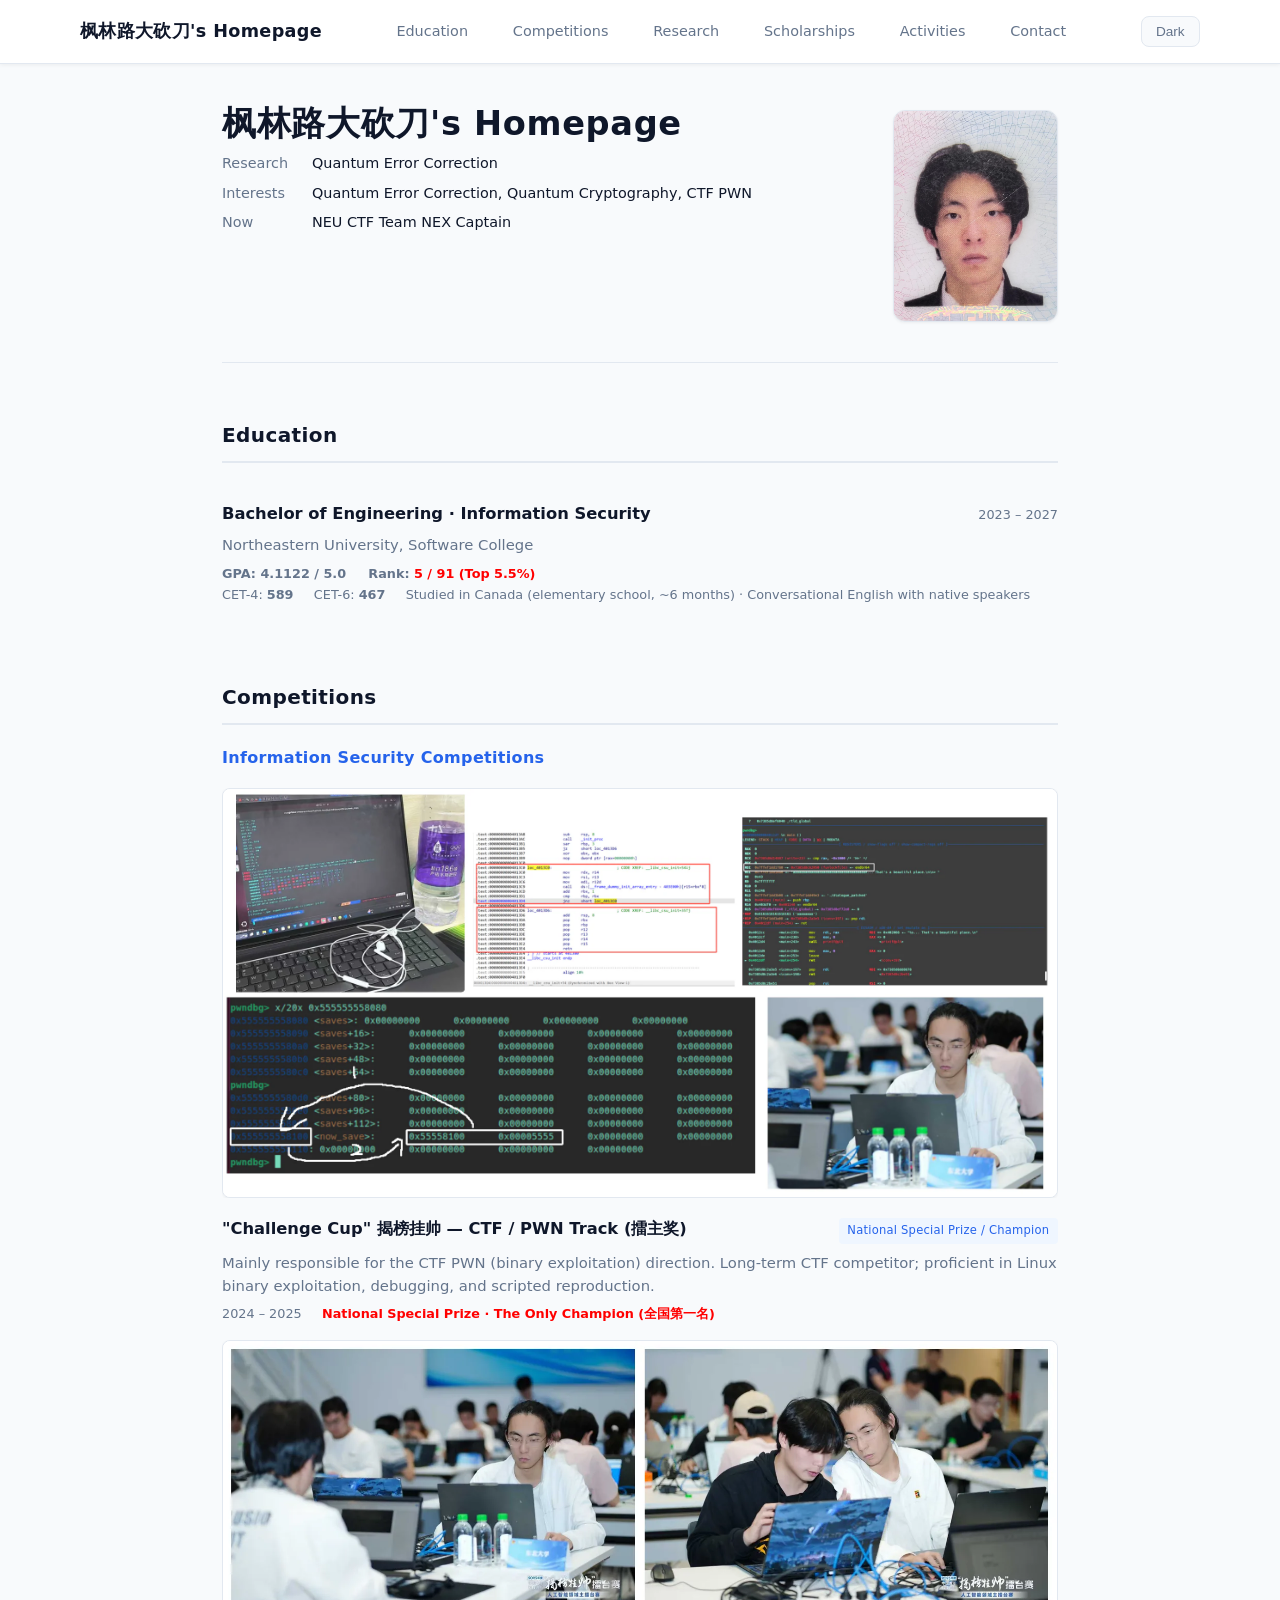
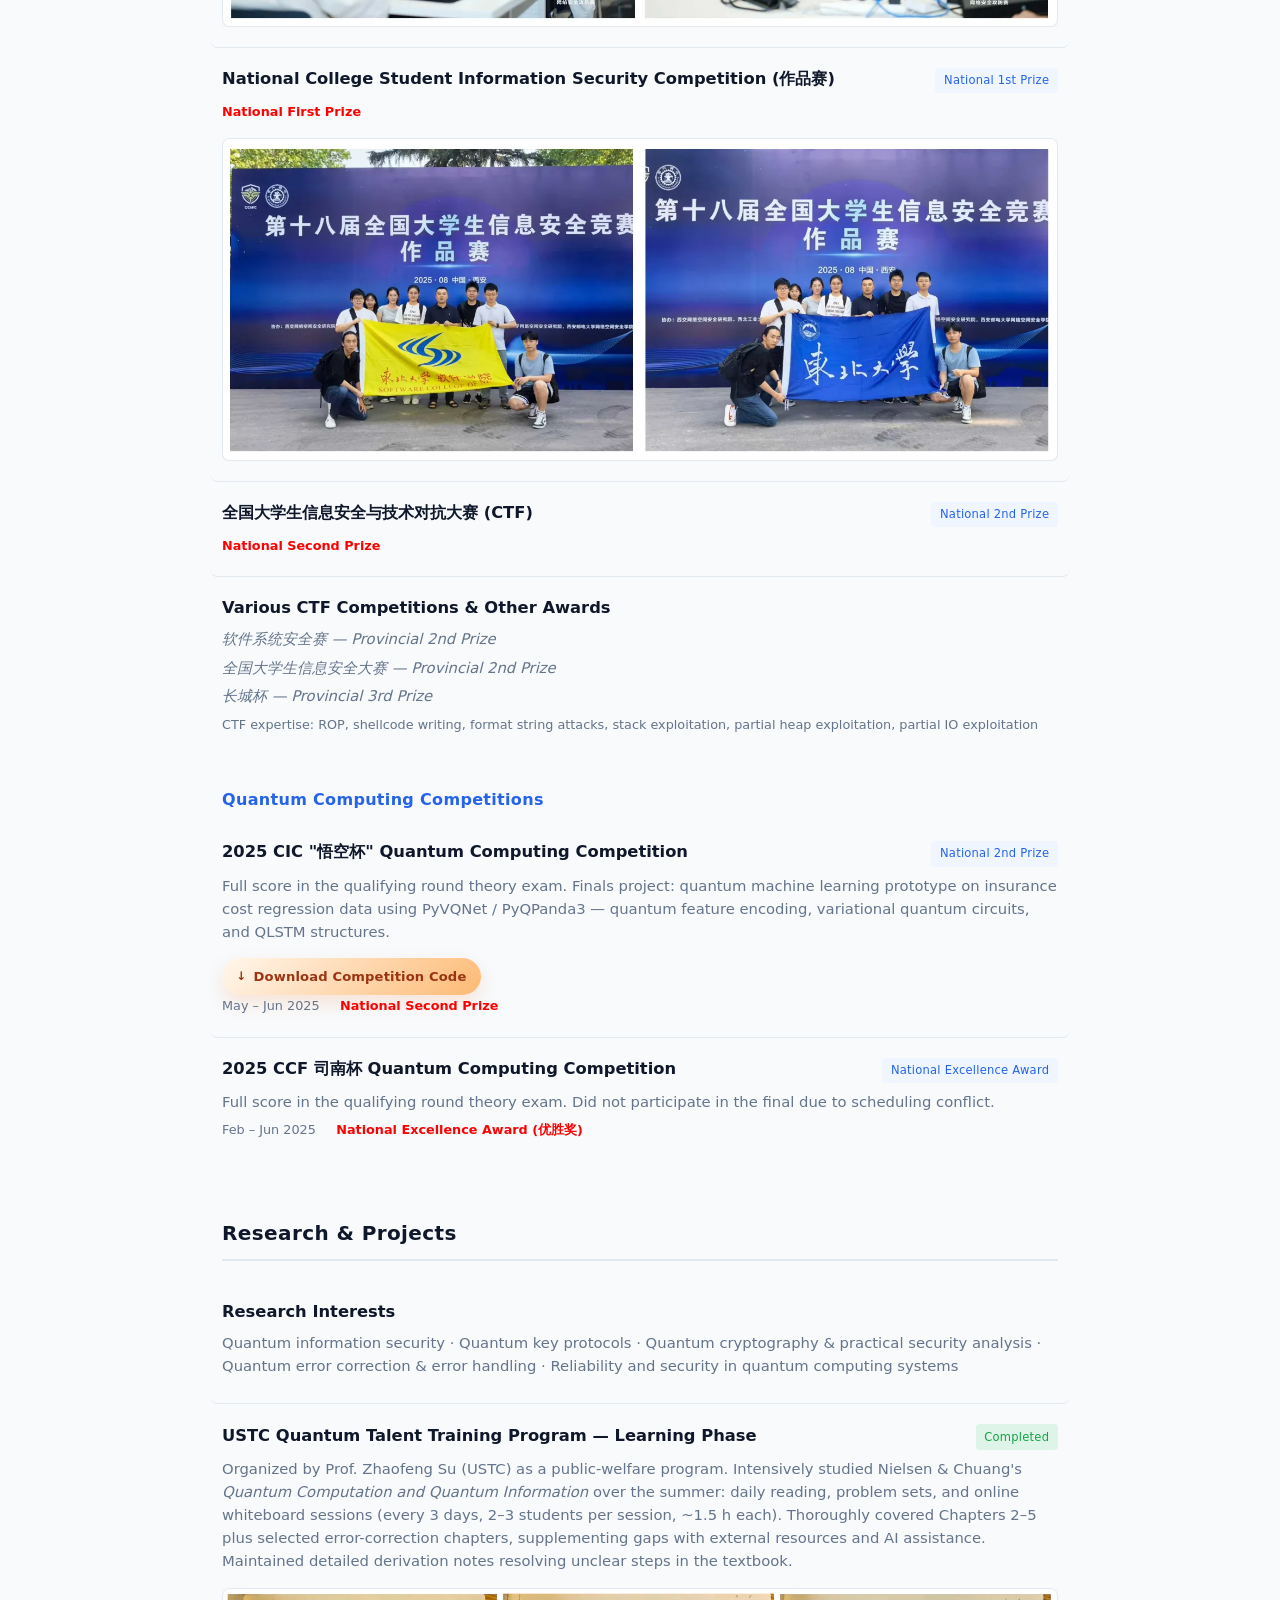
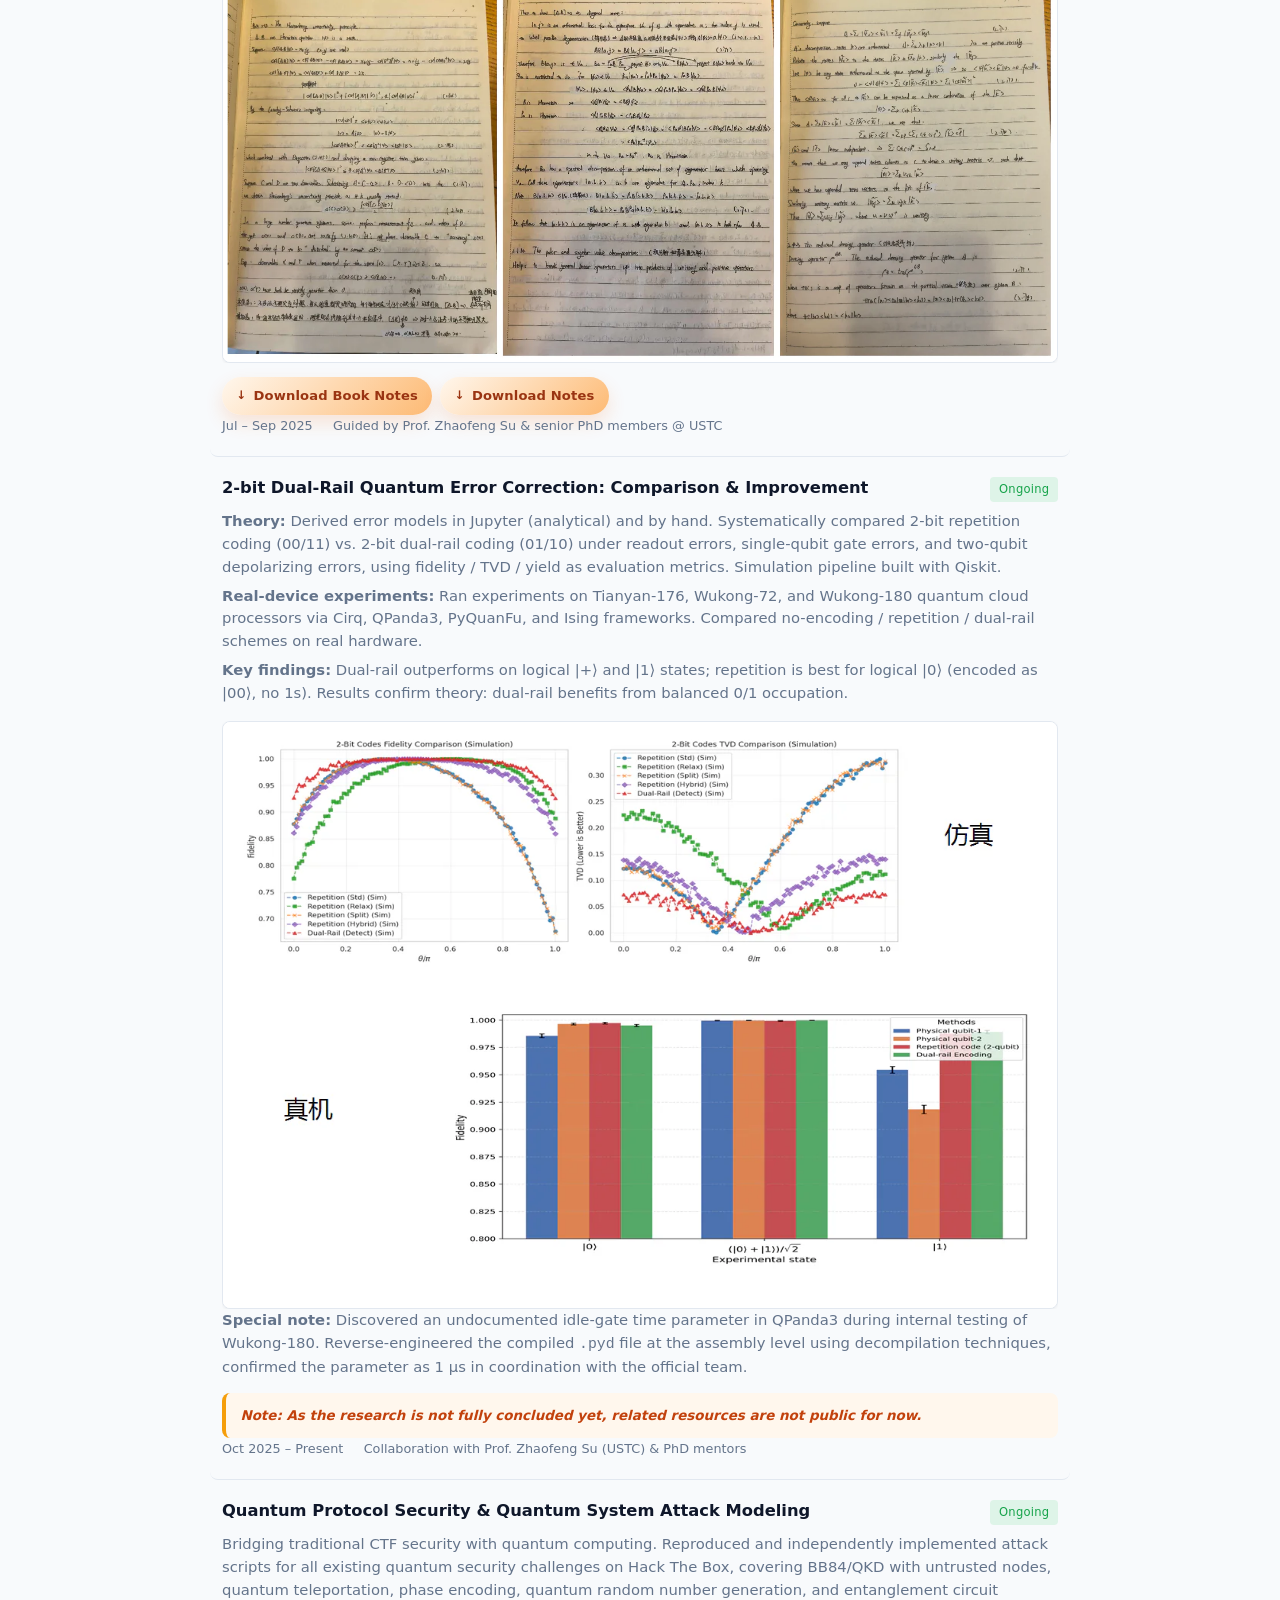
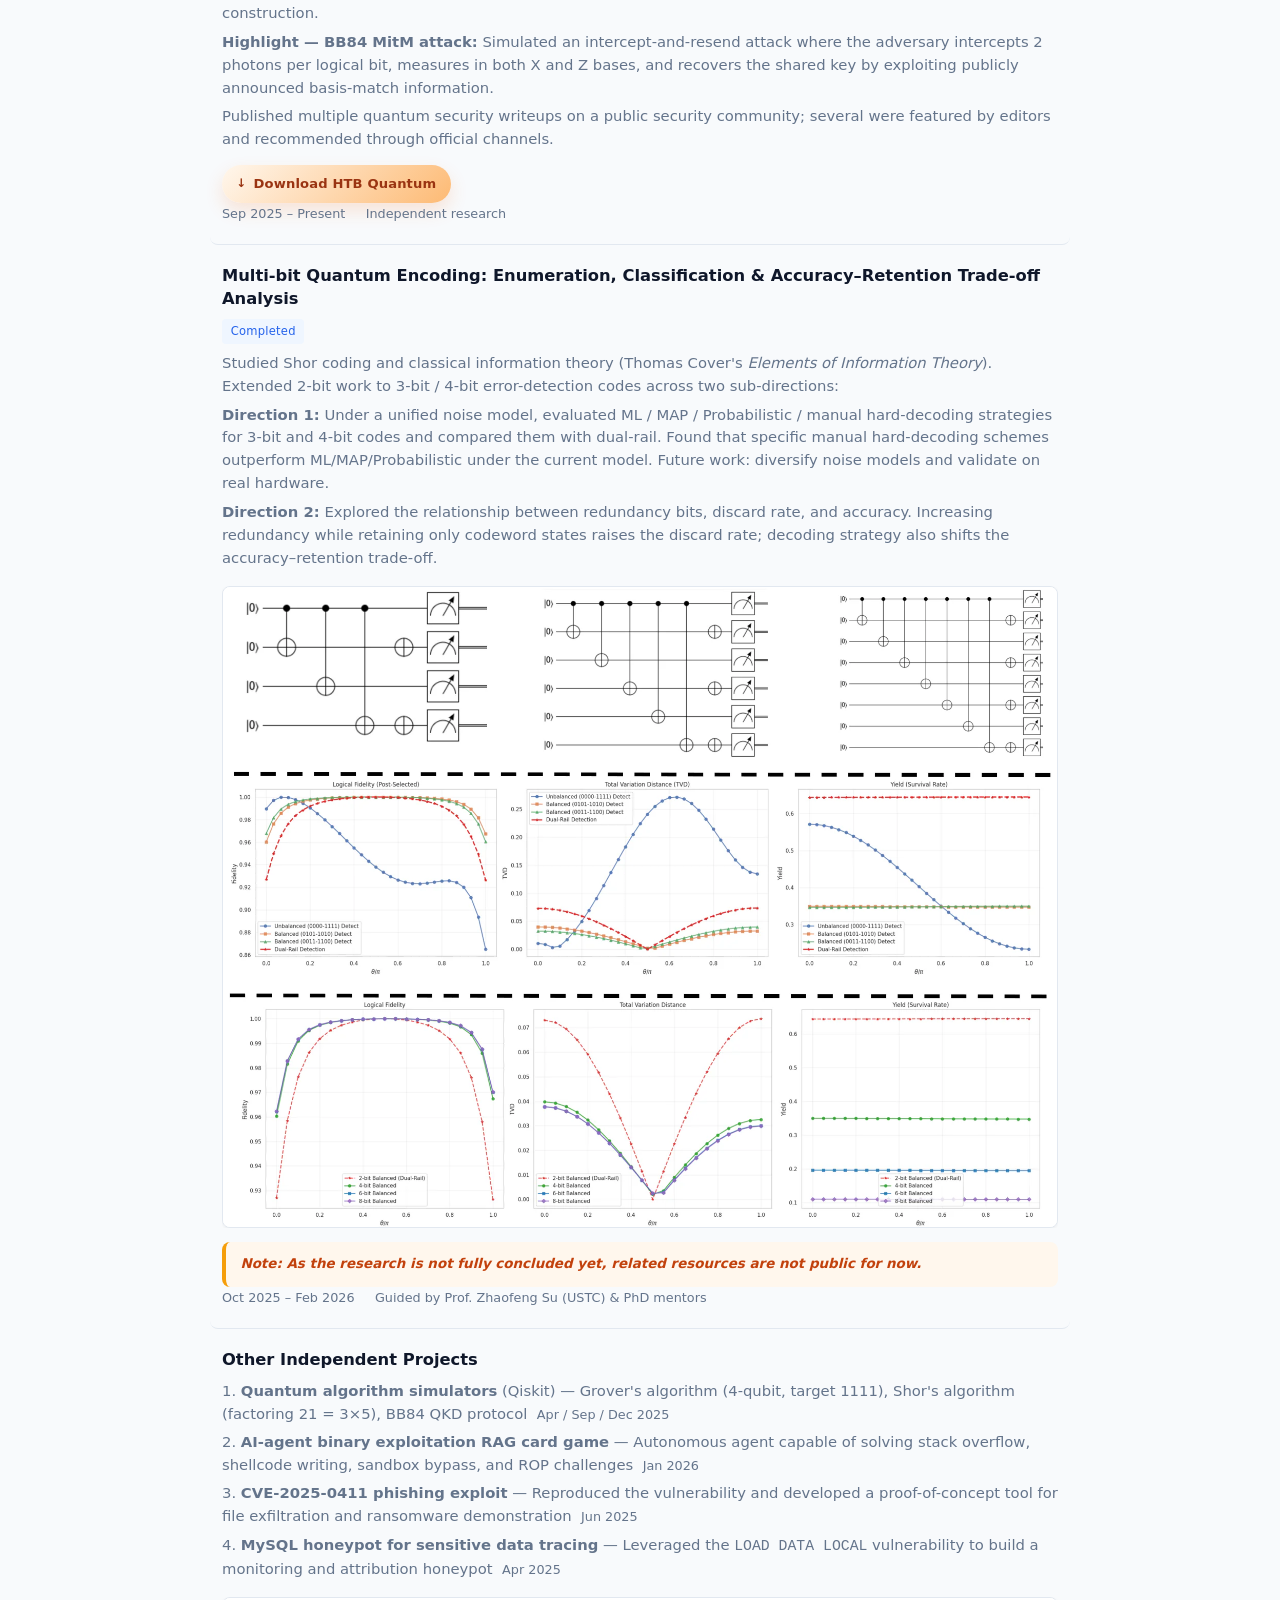
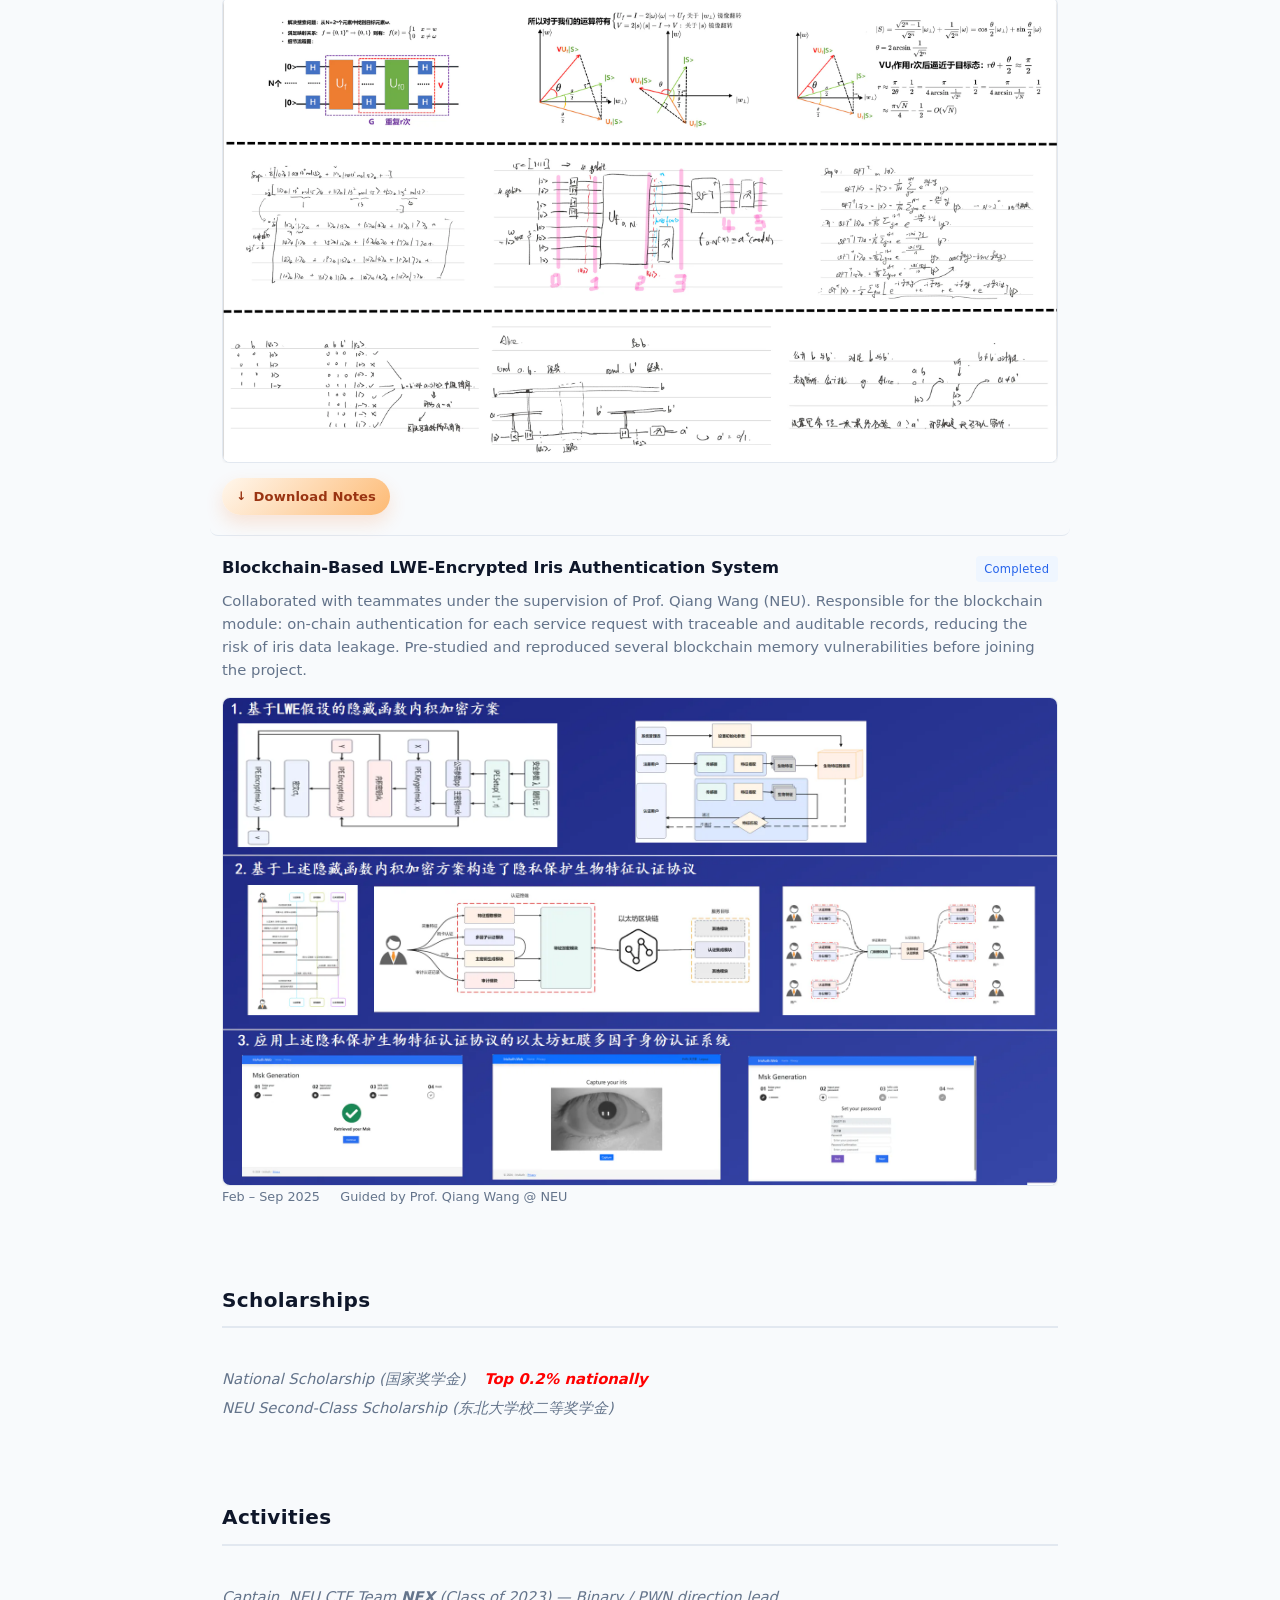
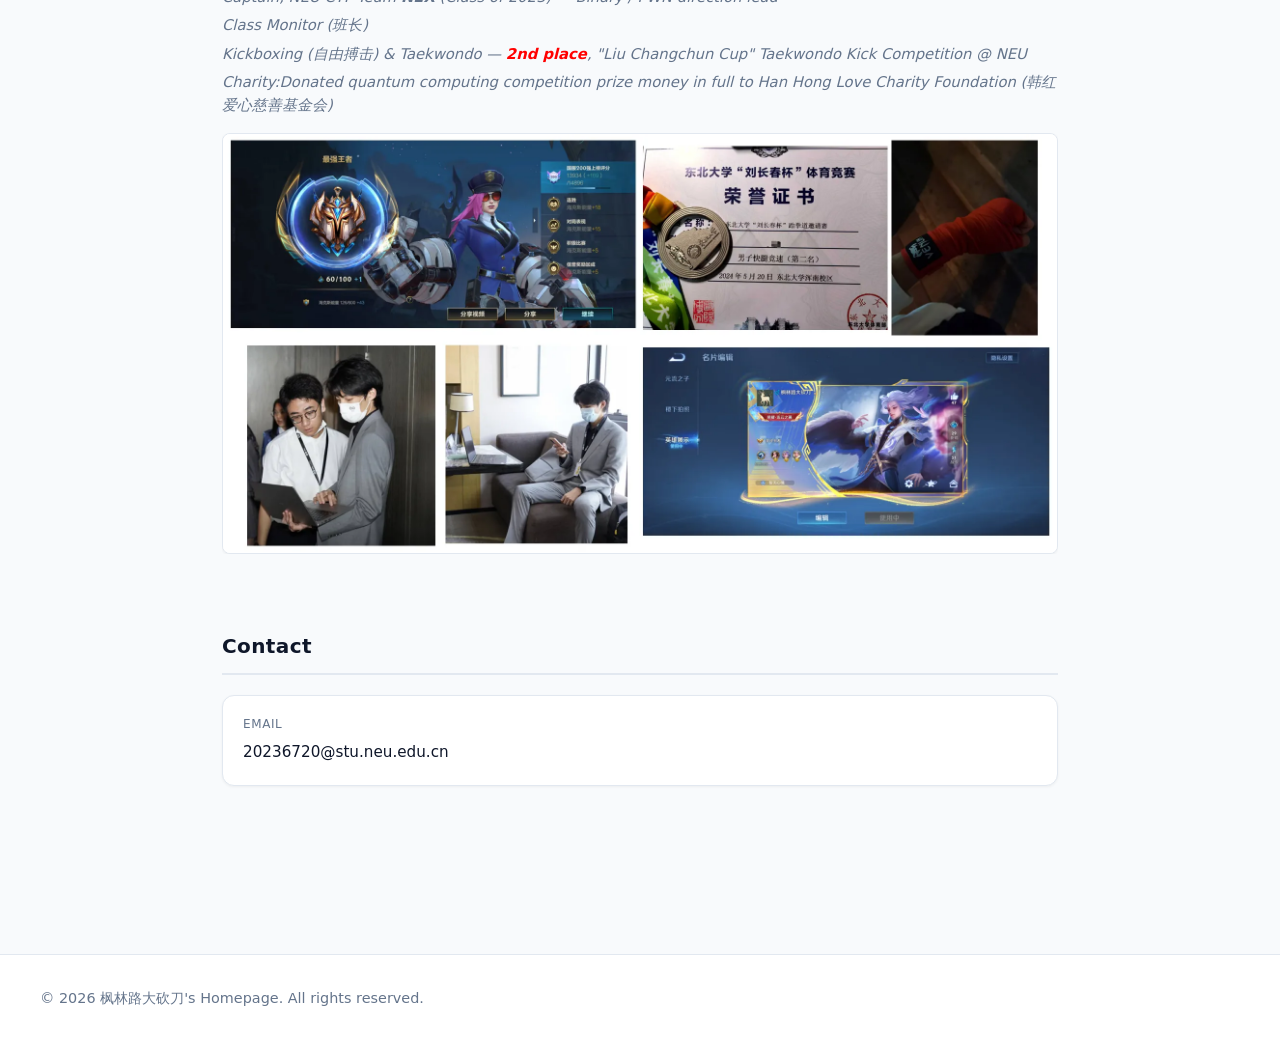
<file: index.html>
<!DOCTYPE html>
<html lang="zh-CN" data-theme="light">
<head>
    <meta charset="UTF-8">
    <meta name="viewport" content="width=device-width, initial-scale=1.0">
    <title>枫林路大砍刀's Homepage</title>
    <link rel="stylesheet" href="styles.css?v=20260518-1">
</head>
<body>
    <nav class="site-nav">
        <div class="nav-inner">
            <a href="#home" class="nav-brand">枫林路大砍刀's Homepage</a>
            <ul class="nav-links">
                <li><a href="#education" class="nav-link">Education</a></li>
                <li><a href="#competitions" class="nav-link">Competitions</a></li>
                <li><a href="#research" class="nav-link">Research</a></li>
                <li><a href="#scholarships" class="nav-link">Scholarships</a></li>
                <li><a href="#social" class="nav-link">Activities</a></li>
                <li><a href="#contact" class="nav-link">Contact</a></li>
            </ul>
            <button type="button" class="theme-toggle" aria-label="Toggle light/dark theme">Dark</button>
        </div>
    </nav>

    <main class="page">
        <!-- Hero -->
        <header id="home" class="hero">
            <div class="hero-inner">
                <div class="hero-text">
                    <h1 class="hero-name">枫林路大砍刀's Homepage</h1>
                    <dl class="hero-info">
                        <dt>Research</dt>
                        <dd>Quantum Error Correction</dd>
                        <dt>Interests</dt>
                        <dd>Quantum Error Correction, Quantum Cryptography, CTF PWN</dd>
                        <dt>Now</dt>
                        <dd>NEU CTF Team NEX Captain</dd>
                    </dl>
                </div>
                <div class="hero-photo-wrap">
                    <img src="avatar.webp" alt="Profile portrait" class="hero-photo-img" width="1269" height="1636" decoding="async" fetchpriority="high">
                </div>
            </div>
        </header>

        <!-- Education -->
        <section id="education" class="block">
            <h2 class="block-title">Education</h2>
            <div class="entry">
                <div class="entry-head">
                    <h3 class="entry-title">Bachelor of Engineering · Information Security</h3>
                    <span class="entry-date">2023 – 2027</span>
                </div>
                <p class="entry-org">Northeastern University, Software College</p>
                <p class="entry-meta" style="font-weight:bold">
                    GPA: 4.1122 / 5.0
                    &nbsp;&nbsp;&nbsp;
                    Rank: <span style="font-weight:bold;color:red;">5 / 91 (Top 5.5%)</span>
                </p>
                <p class="entry-meta">
                    CET-4: <span style="font-weight:bold;">589</span>
                    &nbsp;&nbsp;&nbsp;
                    CET-6: <span style="font-weight:bold;">467</span>
                    &nbsp;&nbsp;&nbsp;
                    Studied in Canada (elementary school, ~6 months) · Conversational English with native speakers
                </p>
            </div>
        </section>

        <!-- Competitions -->
        <section id="competitions" class="block">
            <h2 class="block-title">Competitions</h2>

            <div class="competition-group">
                <h3 class="group-title">Information Security Competitions</h3>
                <figure class="entry-figure">
                    <img src="information-security-competitions.webp" alt="Information security competitions and binary exploitation work" width="1940" height="950" loading="lazy" decoding="async">
                </figure>

                <div class="entry">
                    <div class="entry-head">
                        <h3 class="entry-title">"Challenge Cup" 揭榜挂帅 — CTF / PWN Track (擂主奖)</h3>
                        <span class="entry-badge">National Special Prize / Champion</span>
                    </div>
                    <p class="entry-desc">Mainly responsible for the CTF PWN (binary exploitation) direction. Long-term CTF competitor; proficient in Linux binary exploitation, debugging, and scripted reproduction.</p>
                    <p class="entry-meta">2024 – 2025 &nbsp;&nbsp;&nbsp; <span style="font-weight:bold;color:red;">National Special Prize · The Only Champion (全国第一名)</span></p>
                    <figure class="entry-figure">
                        <img src="59785deff55ec7f9e04e4f7f1a3fe00d.webp" alt="Challenge Cup CTF and PWN competition现场照片" width="1618" height="552" loading="lazy" decoding="async">
                    </figure>
                </div>

                <div class="entry">
                    <div class="entry-head">
                        <h3 class="entry-title">National College Student Information Security Competition (作品赛)</h3>
                        <span class="entry-badge">National 1st Prize</span>
                    </div>
                    <p class="entry-meta"><span style="font-weight:bold;color:red;">National First Prize</span></p>
                    <figure class="entry-figure">
                        <img src="67139742942c930b6ee5f10e62ac7fec.webp" alt="National College Student Information Security Competition works division group photo" width="1534" height="590" loading="lazy" decoding="async">
                    </figure>
                </div>

                <div class="entry">
                    <div class="entry-head">
                        <h3 class="entry-title">全国大学生信息安全与技术对抗大赛 (CTF)</h3>
                        <span class="entry-badge">National 2nd Prize</span>
                    </div>
                    <p class="entry-meta"><span style="font-weight:bold;color:red;">National Second Prize</span></p>
                </div>

                <div class="entry">
                    <div class="entry-head">
                        <h3 class="entry-title">Various CTF Competitions &amp; Other Awards</h3>
                    </div>
                    <p class="entry-desc placeholder">软件系统安全赛 — Provincial 2nd Prize</p>
                    <p class="entry-desc placeholder">全国大学生信息安全大赛 — Provincial 2nd Prize</p>
                    <p class="entry-desc placeholder">长城杯 — Provincial 3rd Prize</p>
                    <p class="entry-meta">CTF expertise: ROP, shellcode writing, format string attacks, stack exploitation, partial heap exploitation, partial IO exploitation</p>
                </div>
            </div>

            <div class="competition-group">
                <h3 class="group-title">Quantum Computing Competitions</h3>

                <div class="entry">
                    <div class="entry-head">
                        <h3 class="entry-title">2025 CIC "悟空杯" Quantum Computing Competition</h3>
                        <span class="entry-badge">National 2nd Prize</span>
                    </div>
                    <p class="entry-desc">Full score in the qualifying round theory exam. Finals project: quantum machine learning prototype on insurance cost regression data using PyVQNet / PyQPanda3 — quantum feature encoding, variational quantum circuits, and QLSTM structures.</p>
                    <div class="entry-links">
                        <a href="downloads/competition-quantum.html" class="btn">Download Competition Code</a>
                    </div>
                    <p class="entry-meta">May – Jun 2025 &nbsp;&nbsp;&nbsp; <span style="font-weight:bold;color:red;">National Second Prize</span></p>
                </div>

                <div class="entry">
                    <div class="entry-head">
                        <h3 class="entry-title">2025 CCF 司南杯 Quantum Computing Competition</h3>
                        <span class="entry-badge">National Excellence Award</span>
                    </div>
                    <p class="entry-desc">Full score in the qualifying round theory exam. Did not participate in the final due to scheduling conflict.</p>
                    <p class="entry-meta">Feb – Jun 2025 &nbsp;&nbsp;&nbsp; <span style="font-weight:bold;color:red;">National Excellence Award (优胜奖)</span></p>
                </div>
            </div>
        </section>

        <!-- Research & Projects -->
        <section id="research" class="block">
            <h2 class="block-title">Research &amp; Projects</h2>

            <!-- Research interests strip -->
            <div class="entry">
                <div class="entry-head">
                    <h3 class="entry-title">Research Interests</h3>
                </div>
                <p class="entry-desc">
                    Quantum information security · Quantum key protocols · Quantum cryptography &amp; practical security analysis · Quantum error correction &amp; error handling · Reliability and security in quantum computing systems
                </p>
            </div>

            <!-- USTC learning phase -->
            <div class="entry">
                <div class="entry-head">
                    <h3 class="entry-title">USTC Quantum Talent Training Program — Learning Phase</h3>
                    <span class="entry-badge entry-badge-active">Completed</span>
                </div>
                <p class="entry-desc">
                    Organized by Prof. Zhaofeng Su (USTC) as a public-welfare program. Intensively studied Nielsen &amp; Chuang's <em>Quantum Computation and Quantum Information</em> over the summer: daily reading, problem sets, and online whiteboard sessions (every 3 days, 2–3 students per session, ~1.5 h each). Thoroughly covered Chapters 2–5 plus selected error-correction chapters, supplementing gaps with external resources and AI assistance. Maintained detailed derivation notes resolving unclear steps in the textbook.
                </p>
                <figure class="entry-figure">
                    <img src="ustc-learning-phase-notes.webp" alt="USTC quantum talent training program study notes" width="1452" height="648" loading="lazy" decoding="async">
                </figure>
                <div class="entry-links">
                    <a href="downloads/ustc-book-notes.html" class="btn">Download Book Notes</a>
                    <a href="downloads/project-notes.html" class="btn">Download Notes</a>
                </div>
                <p class="entry-meta">Jul – Sep 2025 &nbsp;&nbsp;&nbsp; Guided by Prof. Zhaofeng Su &amp; senior PhD members @ USTC</p>
            </div>

            <!-- 2-bit dual-rail -->
            <div class="entry">
                <div class="entry-head">
                    <h3 class="entry-title">2-bit Dual-Rail Quantum Error Correction: Comparison &amp; Improvement</h3>
                    <span class="entry-badge entry-badge-active">Ongoing</span>
                </div>
                <p class="entry-desc">
                    <strong>Theory:</strong> Derived error models in Jupyter (analytical) and by hand. Systematically compared 2-bit repetition coding (00/11) vs. 2-bit dual-rail coding (01/10) under readout errors, single-qubit gate errors, and two-qubit depolarizing errors, using fidelity / TVD / yield as evaluation metrics. Simulation pipeline built with Qiskit.
                </p>
                <p class="entry-desc">
                    <strong>Real-device experiments:</strong> Ran experiments on Tianyan-176, Wukong-72, and Wukong-180 quantum cloud processors via Cirq, QPanda3, PyQuanFu, and Ising frameworks. Compared no-encoding / repetition / dual-rail schemes on real hardware.
                </p>
                <p class="entry-desc">
                    <strong>Key findings:</strong> Dual-rail outperforms on logical |+⟩ and |1⟩ states; repetition is best for logical |0⟩ (encoded as |00⟩, no 1s). Results confirm theory: dual-rail benefits from balanced 0/1 occupation.
                </p>
                <figure class="entry-figure">
                    <img src="dual-rail-comparison.webp" alt="Simulation and real-device comparison for 2-bit dual-rail quantum error correction" width="1092" height="768" loading="lazy" decoding="async">
                </figure>
                <p class="entry-desc">
                    <strong>Special note:</strong> Discovered an undocumented idle-gate time parameter in QPanda3 during internal testing of Wukong-180. Reverse-engineered the compiled <code>.pyd</code> file at the assembly level using decompilation techniques, confirmed the parameter as 1 µs in coordination with the official team.
                </p>
                <p class="entry-note">Note: As the research is not fully concluded yet, related resources are not public for now.</p>
                <p class="entry-meta">Oct 2025 – Present &nbsp;&nbsp;&nbsp; Collaboration with Prof. Zhaofeng Su (USTC) &amp; PhD mentors</p>
            </div>

            <!-- Quantum protocol security -->
            <div class="entry">
                <div class="entry-head">
                    <h3 class="entry-title">Quantum Protocol Security &amp; Quantum System Attack Modeling</h3>
                    <span class="entry-badge entry-badge-active">Ongoing</span>
                </div>
                <p class="entry-desc">
                    Bridging traditional CTF security with quantum computing. Reproduced and independently implemented attack scripts for all existing quantum security challenges on Hack The Box, covering BB84/QKD with untrusted nodes, quantum teleportation, phase encoding, quantum random number generation, and entanglement circuit construction.
                </p>
                <p class="entry-desc">
                    <strong>Highlight — BB84 MitM attack:</strong> Simulated an intercept-and-resend attack where the adversary intercepts 2 photons per logical bit, measures in both X and Z bases, and recovers the shared key by exploiting publicly announced basis-match information.
                </p>
                <p class="entry-desc">
                    Published multiple quantum security writeups on a public security community; several were featured by editors and recommended through official channels.
                </p>
                <div class="entry-links">
                    <a href="downloads/htb-quantum.html" class="btn">Download HTB Quantum</a>
                </div>
                <p class="entry-meta">Sep 2025 – Present &nbsp;&nbsp;&nbsp; Independent research</p>
            </div>

            <!-- Multi-bit encoding -->
            <div class="entry">
                <div class="entry-head">
                    <h3 class="entry-title">Multi-bit Quantum Encoding: Enumeration, Classification &amp; Accuracy–Retention Trade-off Analysis</h3>
                    <span class="entry-badge">Completed</span>
                </div>
                <p class="entry-desc">
                    Studied Shor coding and classical information theory (Thomas Cover's <em>Elements of Information Theory</em>). Extended 2-bit work to 3-bit / 4-bit error-detection codes across two sub-directions:
                </p>
                <p class="entry-desc">
                    <strong>Direction 1:</strong> Under a unified noise model, evaluated ML / MAP / Probabilistic / manual hard-decoding strategies for 3-bit and 4-bit codes and compared them with dual-rail. Found that specific manual hard-decoding schemes outperform ML/MAP/Probabilistic under the current model. Future work: diversify noise models and validate on real hardware.
                </p>
                <p class="entry-desc">
                    <strong>Direction 2:</strong> Explored the relationship between redundancy bits, discard rate, and accuracy. Increasing redundancy while retaining only codeword states raises the discard rate; decoding strategy also shifts the accuracy–retention trade-off.
                </p>
                <figure class="entry-figure">
                    <img src="multi-bit-quantum-encoding.webp" alt="Multi-bit quantum encoding circuits and comparison plots" width="1626" height="1248" loading="lazy" decoding="async">
                </figure>
                <p class="entry-note">Note: As the research is not fully concluded yet, related resources are not public for now.</p>
                <p class="entry-meta">Oct 2025 – Feb 2026 &nbsp;&nbsp;&nbsp; Guided by Prof. Zhaofeng Su (USTC) &amp; PhD mentors</p>
            </div>
            <!-- Other small projects -->
            <div class="entry">
                <div class="entry-head">
                    <h3 class="entry-title">Other Independent Projects</h3>
                </div>
                <p class="entry-desc">
                    1. <strong>Quantum algorithm simulators</strong> (Qiskit) — Grover's algorithm (4-qubit, target 1111), Shor's algorithm (factoring 21 = 3×5), BB84 QKD protocol &nbsp;<span class="entry-meta">Apr / Sep / Dec 2025</span>
                </p>
                <p class="entry-desc">
                    2. <strong>AI-agent binary exploitation RAG card game</strong> — Autonomous agent capable of solving stack overflow, shellcode writing, sandbox bypass, and ROP challenges &nbsp;<span class="entry-meta">Jan 2026</span>
                </p>
                <p class="entry-desc">
                    3. <strong>CVE-2025-0411 phishing exploit</strong> — Reproduced the vulnerability and developed a proof-of-concept tool for file exfiltration and ransomware demonstration &nbsp;<span class="entry-meta">Jun 2025</span>
                </p>
                <p class="entry-desc">
                    4. <strong>MySQL honeypot for sensitive data tracing</strong> — Leveraged the <code>LOAD DATA LOCAL</code> vulnerability to build a monitoring and attribution honeypot &nbsp;<span class="entry-meta">Apr 2025</span>
                </p>
                <figure class="entry-figure">
                    <img src="6d1061a31cd0d21033e63f4f6020f9c7.webp" alt="Quantum independent project notes and diagrams" width="2384" height="1328" loading="lazy" decoding="async">
                </figure>
                <div class="entry-links">
                    <a href="downloads/project-notes.html" class="btn">Download Notes</a>
                </div>
            </div>

            <!-- LWE blockchain iris -->
            <div class="entry">
                <div class="entry-head">
                    <h3 class="entry-title">Blockchain-Based LWE-Encrypted Iris Authentication System</h3>
                    <span class="entry-badge">Completed</span>
                </div>
                <p class="entry-desc">
                    Collaborated with teammates under the supervision of Prof. Qiang Wang (NEU). Responsible for the blockchain module: on-chain authentication for each service request with traceable and auditable records, reducing the risk of iris data leakage. Pre-studied and reproduced several blockchain memory vulnerabilities before joining the project.
                </p>
                <figure class="entry-figure">
                    <img src="lwe-iris-authentication-system.webp" alt="LWE-encrypted iris authentication system architecture and demo screens" width="1846" height="1078" loading="lazy" decoding="async">
                </figure>
                <p class="entry-meta">Feb – Sep 2025 &nbsp;&nbsp;&nbsp; Guided by Prof. Qiang Wang @ NEU</p>
            </div>
        </section>

        <!-- Scholarships -->
        <section id="scholarships" class="block">
            <h2 class="block-title">Scholarships</h2>
            <div class="entry">
                <p class="entry-desc placeholder">National Scholarship (国家奖学金) &nbsp;&nbsp;&nbsp;<span style="font-weight:bold;color:red;">Top 0.2% nationally</span></p>
                <p class="entry-desc placeholder">NEU Second-Class Scholarship (东北大学校二等奖学金)</p>
            </div>
        </section>

        <!-- Activities -->
        <section id="social" class="block">
            <h2 class="block-title">Activities</h2>
            <div class="entry">
                <p class="entry-desc placeholder">Captain, NEU CTF Team <strong>NEX</strong> (Class of 2023) — Binary / PWN direction lead</p>
                <p class="entry-desc placeholder">Class Monitor (班长)</p>
                <p class="entry-desc placeholder">Kickboxing (自由搏击) &amp; Taekwondo — <span style="font-weight:bold;color:red;">2nd place</span>, "Liu Changchun Cup" Taekwondo Kick Competition @ NEU</p>
                <p class="entry-desc placeholder">Charity:Donated quantum computing competition prize money in full to Han Hong Love Charity Foundation (韩红爱心慈善基金会)</p>
                <figure class="entry-figure">
                    <img src="3de3d828a8e0efd41b9dda900db17b19.webp" alt="Activities collage including competition, sports, and daily life moments" width="1728" height="868" loading="lazy" decoding="async">
                </figure>
            </div>
        </section>

        <!-- Contact -->
        <section id="contact" class="block">
            <h2 class="block-title">Contact</h2>
            <div class="contact-grid">
                <a href="mailto:20236720@stu.neu.edu.cn" class="contact-card">
                    <span class="contact-label">Email</span>
                    <span class="contact-value">20236720@stu.neu.edu.cn</span>
                </a>
            </div>
        </section>
    </main>

    <footer class="site-footer">
        <div class="footer-inner">
            <p>&copy; 2026 枫林路大砍刀's Homepage. All rights reserved.</p>
        </div>
    </footer>

    <script src="effects.js"></script>
</body>
</html>
</file>
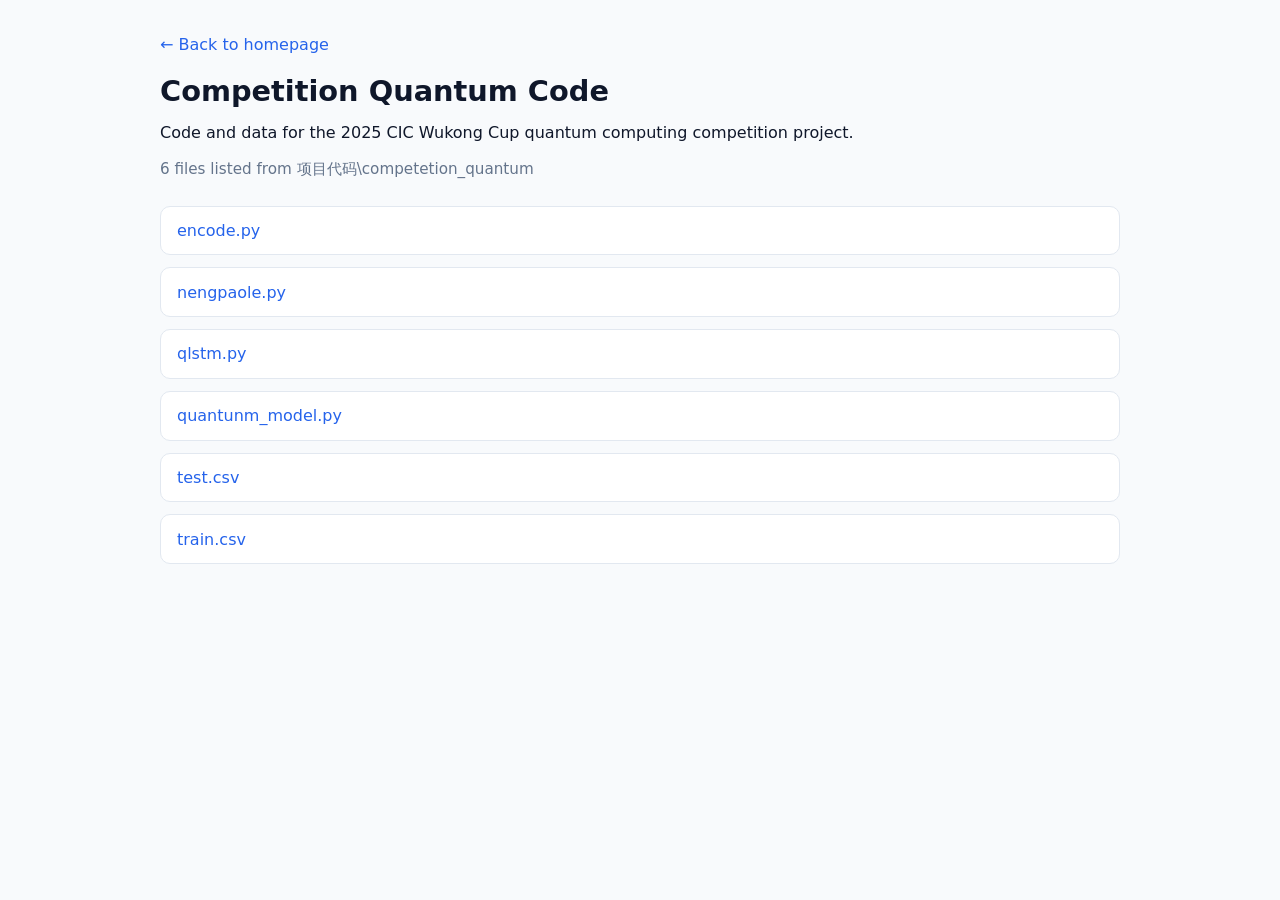
<file: downloads/competition-quantum.html>
<!DOCTYPE html>
<html lang="en">
<head>
    <meta charset="UTF-8">
    <meta name="viewport" content="width=device-width, initial-scale=1.0">
    <title>Competition Quantum Code | 枫林路大砍刀's Homepage</title>
    <style>
        :root { color-scheme: light dark; }
        body { margin: 0; font-family: system-ui, -apple-system, BlinkMacSystemFont, "Segoe UI", sans-serif; background: #f8fafc; color: #0f172a; }
        .page { max-width: 960px; margin: 0 auto; padding: 2rem 1.25rem 3rem; }
        .back { margin-bottom: 1rem; }
        .back a { color: #2563eb; text-decoration: none; }
        .back a:hover { text-decoration: underline; }
        h1 { margin: 0 0 0.75rem; font-size: 1.8rem; }
        p { margin: 0 0 0.75rem; line-height: 1.6; }
        .meta { color: #64748b; font-size: 0.95rem; }
        .resource-list { list-style: none; padding: 0; margin: 1.5rem 0 0; display: grid; gap: 0.75rem; }
        .resource-list a { display: block; padding: 0.9rem 1rem; background: #ffffff; border: 1px solid #e2e8f0; border-radius: 10px; color: #2563eb; text-decoration: none; word-break: break-word; }
        .resource-list a:hover { border-color: #2563eb; background: #eff6ff; }
        @media (prefers-color-scheme: dark) {
            body { background: #0f172a; color: #f1f5f9; }
            .meta { color: #94a3b8; }
            .resource-list a { background: #1e293b; border-color: #334155; color: #60a5fa; }
            .resource-list a:hover { background: rgba(59, 130, 246, 0.15); border-color: #60a5fa; }
        }
    </style>
</head>
<body>
    <main class="page">
        <p class="back"><a href="../index.html">← Back to homepage</a></p>
        <h1>Competition Quantum Code</h1>
        <p>Code and data for the 2025 CIC Wukong Cup quantum computing competition project.</p>
        <p class="meta">6 files listed from 项目代码\competetion_quantum</p>
        <ul class="resource-list">
        <li><a href="../%E9%A1%B9%E7%9B%AE%E4%BB%A3%E7%A0%81/competetion_quantum/encode.py" download>encode.py</a></li>
        <li><a href="../%E9%A1%B9%E7%9B%AE%E4%BB%A3%E7%A0%81/competetion_quantum/nengpaole.py" download>nengpaole.py</a></li>
        <li><a href="../%E9%A1%B9%E7%9B%AE%E4%BB%A3%E7%A0%81/competetion_quantum/qlstm.py" download>qlstm.py</a></li>
        <li><a href="../%E9%A1%B9%E7%9B%AE%E4%BB%A3%E7%A0%81/competetion_quantum/quantunm_model.py" download>quantunm_model.py</a></li>
        <li><a href="../%E9%A1%B9%E7%9B%AE%E4%BB%A3%E7%A0%81/competetion_quantum/test.csv" download>test.csv</a></li>
        <li><a href="../%E9%A1%B9%E7%9B%AE%E4%BB%A3%E7%A0%81/competetion_quantum/train.csv" download>train.csv</a></li>
        </ul>
    </main>
</body>
</html>
</file>
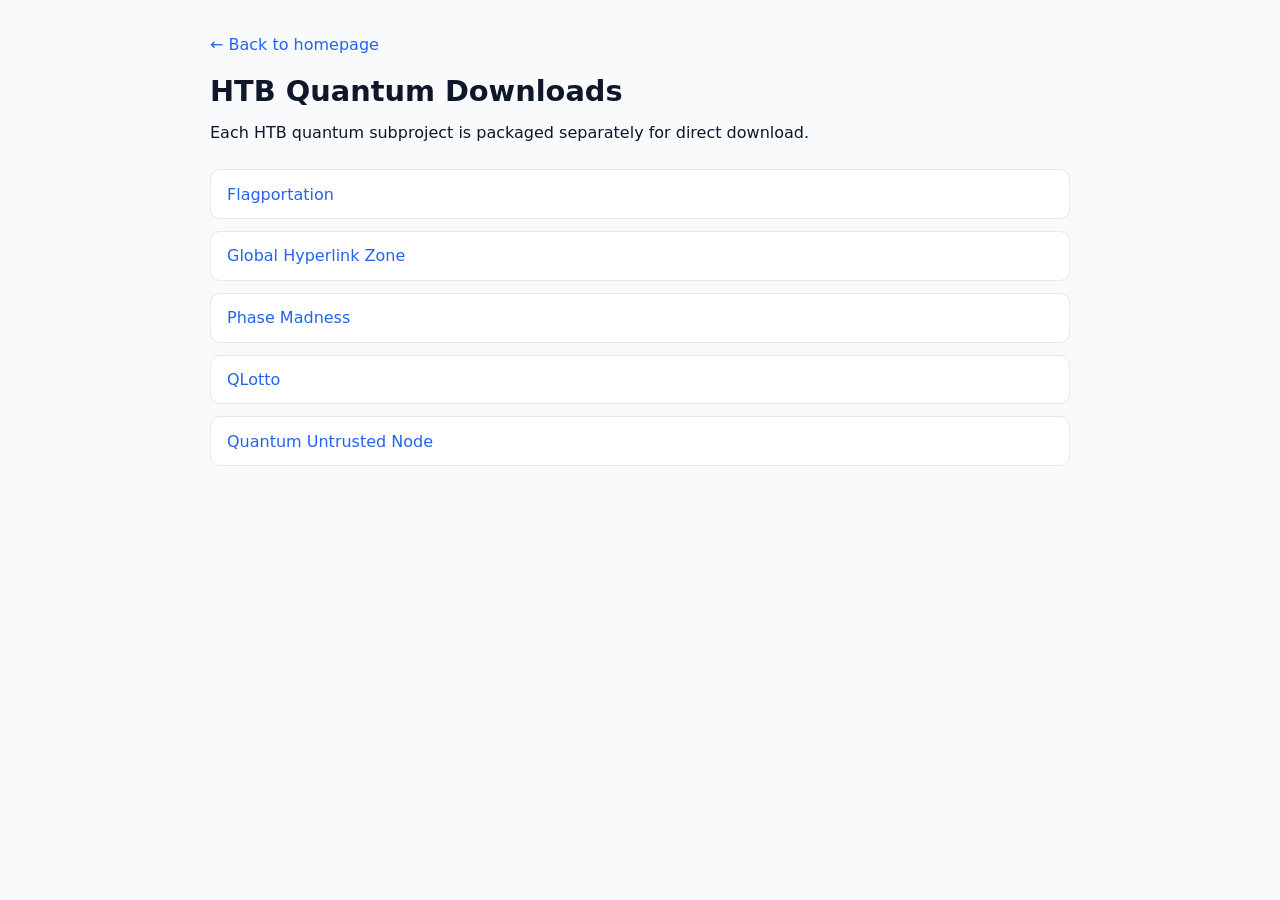
<file: downloads/htb-quantum.html>
<!DOCTYPE html>
<html lang="en">
<head>
    <meta charset="UTF-8">
    <meta name="viewport" content="width=device-width, initial-scale=1.0">
    <title>HTB Quantum Downloads | 枫林路大砍刀's Homepage</title>
    <style>
        :root { color-scheme: light dark; }
        body { margin: 0; font-family: system-ui, -apple-system, BlinkMacSystemFont, "Segoe UI", sans-serif; background: #f8fafc; color: #0f172a; }
        .page { max-width: 860px; margin: 0 auto; padding: 2rem 1.25rem 3rem; }
        .back { margin-bottom: 1rem; }
        .back a { color: #2563eb; text-decoration: none; }
        .back a:hover { text-decoration: underline; }
        h1 { margin: 0 0 0.75rem; font-size: 1.8rem; }
        p { margin: 0 0 0.75rem; line-height: 1.6; }
        ul { list-style: none; padding: 0; margin: 1.5rem 0 0; display: grid; gap: 0.75rem; }
        a.package { display: block; padding: 0.9rem 1rem; background: #ffffff; border: 1px solid #e2e8f0; border-radius: 10px; color: #2563eb; text-decoration: none; }
        a.package:hover { border-color: #2563eb; background: #eff6ff; }
        @media (prefers-color-scheme: dark) {
            body { background: #0f172a; color: #f1f5f9; }
            a.package { background: #1e293b; border-color: #334155; color: #60a5fa; }
            a.package:hover { background: rgba(59, 130, 246, 0.15); border-color: #60a5fa; }
        }
    </style>
</head>
<body>
    <main class="page">
        <p class="back"><a href="../index.html">← Back to homepage</a></p>
        <h1>HTB Quantum Downloads</h1>
        <p>Each HTB quantum subproject is packaged separately for direct download.</p>
        <ul>
            <li><a class="package" href="htb-quantum-Flagportation.zip" download>Flagportation</a></li>
            <li><a class="package" href="htb-quantum-Global_Hyperlink_Zone.zip" download>Global Hyperlink Zone</a></li>
            <li><a class="package" href="htb-quantum-Phase_Madness.zip" download>Phase Madness</a></li>
            <li><a class="package" href="htb-quantum-QLotto.zip" download>QLotto</a></li>
            <li><a class="package" href="htb-quantum-Quantum_Untrusted_Node.zip" download>Quantum Untrusted Node</a></li>
        </ul>
    </main>
</body>
</html>
</file>
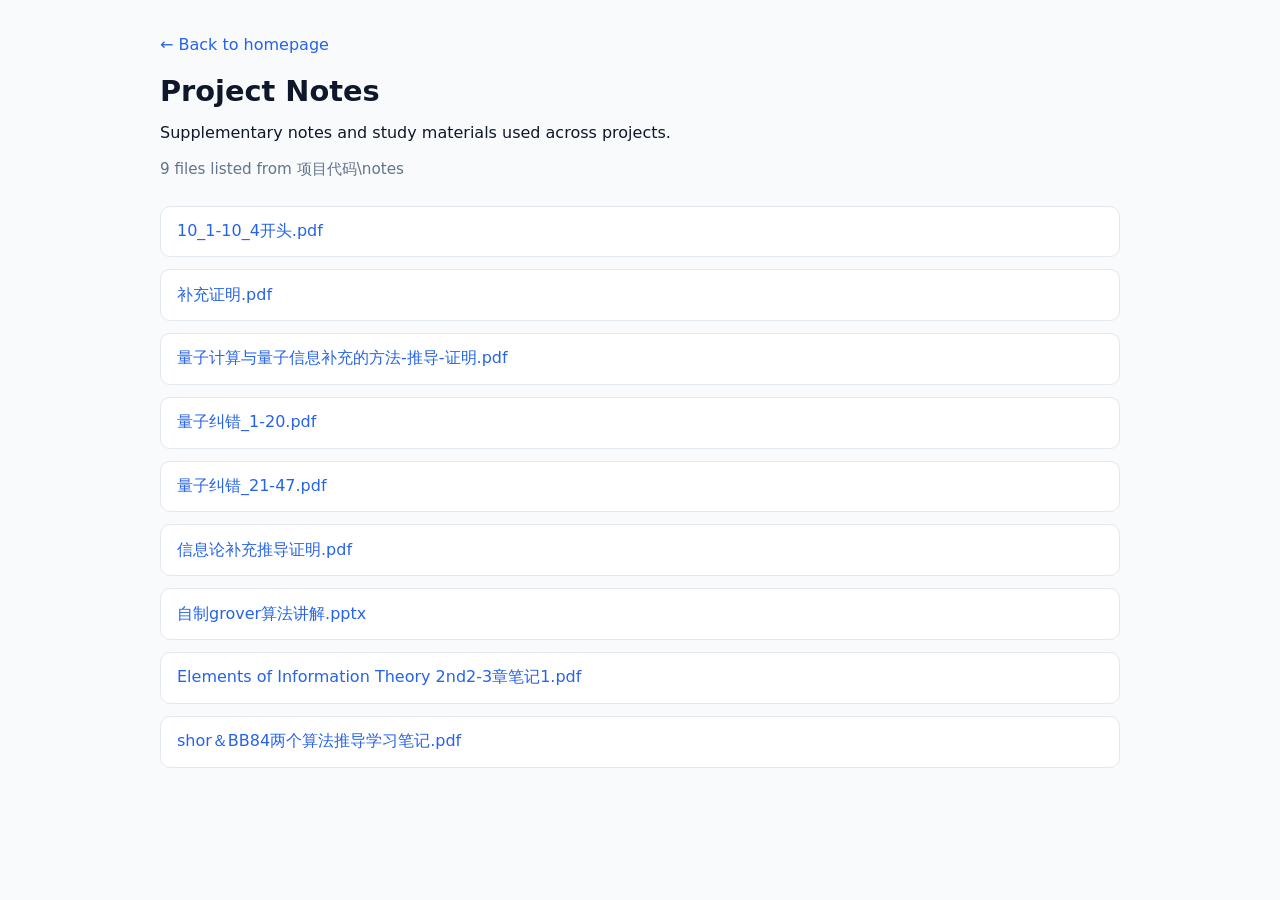
<file: downloads/project-notes.html>
<!DOCTYPE html>
<html lang="en">
<head>
    <meta charset="UTF-8">
    <meta name="viewport" content="width=device-width, initial-scale=1.0">
    <title>Project Notes | 枫林路大砍刀's Homepage</title>
    <style>
        :root { color-scheme: light dark; }
        body { margin: 0; font-family: system-ui, -apple-system, BlinkMacSystemFont, "Segoe UI", sans-serif; background: #f8fafc; color: #0f172a; }
        .page { max-width: 960px; margin: 0 auto; padding: 2rem 1.25rem 3rem; }
        .back { margin-bottom: 1rem; }
        .back a { color: #2563eb; text-decoration: none; }
        .back a:hover { text-decoration: underline; }
        h1 { margin: 0 0 0.75rem; font-size: 1.8rem; }
        p { margin: 0 0 0.75rem; line-height: 1.6; }
        .meta { color: #64748b; font-size: 0.95rem; }
        .resource-list { list-style: none; padding: 0; margin: 1.5rem 0 0; display: grid; gap: 0.75rem; }
        .resource-list a { display: block; padding: 0.9rem 1rem; background: #ffffff; border: 1px solid #e2e8f0; border-radius: 10px; color: #2563eb; text-decoration: none; word-break: break-word; }
        .resource-list a:hover { border-color: #2563eb; background: #eff6ff; }
        @media (prefers-color-scheme: dark) {
            body { background: #0f172a; color: #f1f5f9; }
            .meta { color: #94a3b8; }
            .resource-list a { background: #1e293b; border-color: #334155; color: #60a5fa; }
            .resource-list a:hover { background: rgba(59, 130, 246, 0.15); border-color: #60a5fa; }
        }
    </style>
</head>
<body>
    <main class="page">
        <p class="back"><a href="../index.html">← Back to homepage</a></p>
        <h1>Project Notes</h1>
        <p>Supplementary notes and study materials used across projects.</p>
        <p class="meta">9 files listed from 项目代码\notes</p>
        <ul class="resource-list">
        <li><a href="../项目代码/notes/10_1-10_4开头.pdf" download>10_1-10_4开头.pdf</a></li>
        <li><a href="../项目代码/notes/补充证明.pdf" download>补充证明.pdf</a></li>
        <li><a href="../项目代码/notes/量子计算与量子信息补充的方法-推导-证明.pdf" download>量子计算与量子信息补充的方法-推导-证明.pdf</a></li>
        <li><a href="../项目代码/notes/量子纠错/量子纠错_1-20.pdf" download>量子纠错_1-20.pdf</a></li>
        <li><a href="../项目代码/notes/量子纠错/量子纠错_21-47.pdf" download>量子纠错_21-47.pdf</a></li>
        <li><a href="../项目代码/notes/信息论补充推导证明.pdf" download>信息论补充推导证明.pdf</a></li>
        <li><a href="../项目代码/notes/自制grover算法讲解.pptx" download>自制grover算法讲解.pptx</a></li>
        <li><a href="../项目代码/notes/Elements of Information Theory 2nd2-3章笔记1.pdf" download>Elements of Information Theory 2nd2-3章笔记1.pdf</a></li>
        <li><a href="../项目代码/notes/shor＆BB84两个算法推导学习笔记.pdf" download>shor＆BB84两个算法推导学习笔记.pdf</a></li>
        </ul>
    </main>
</body>
</html>
</file>
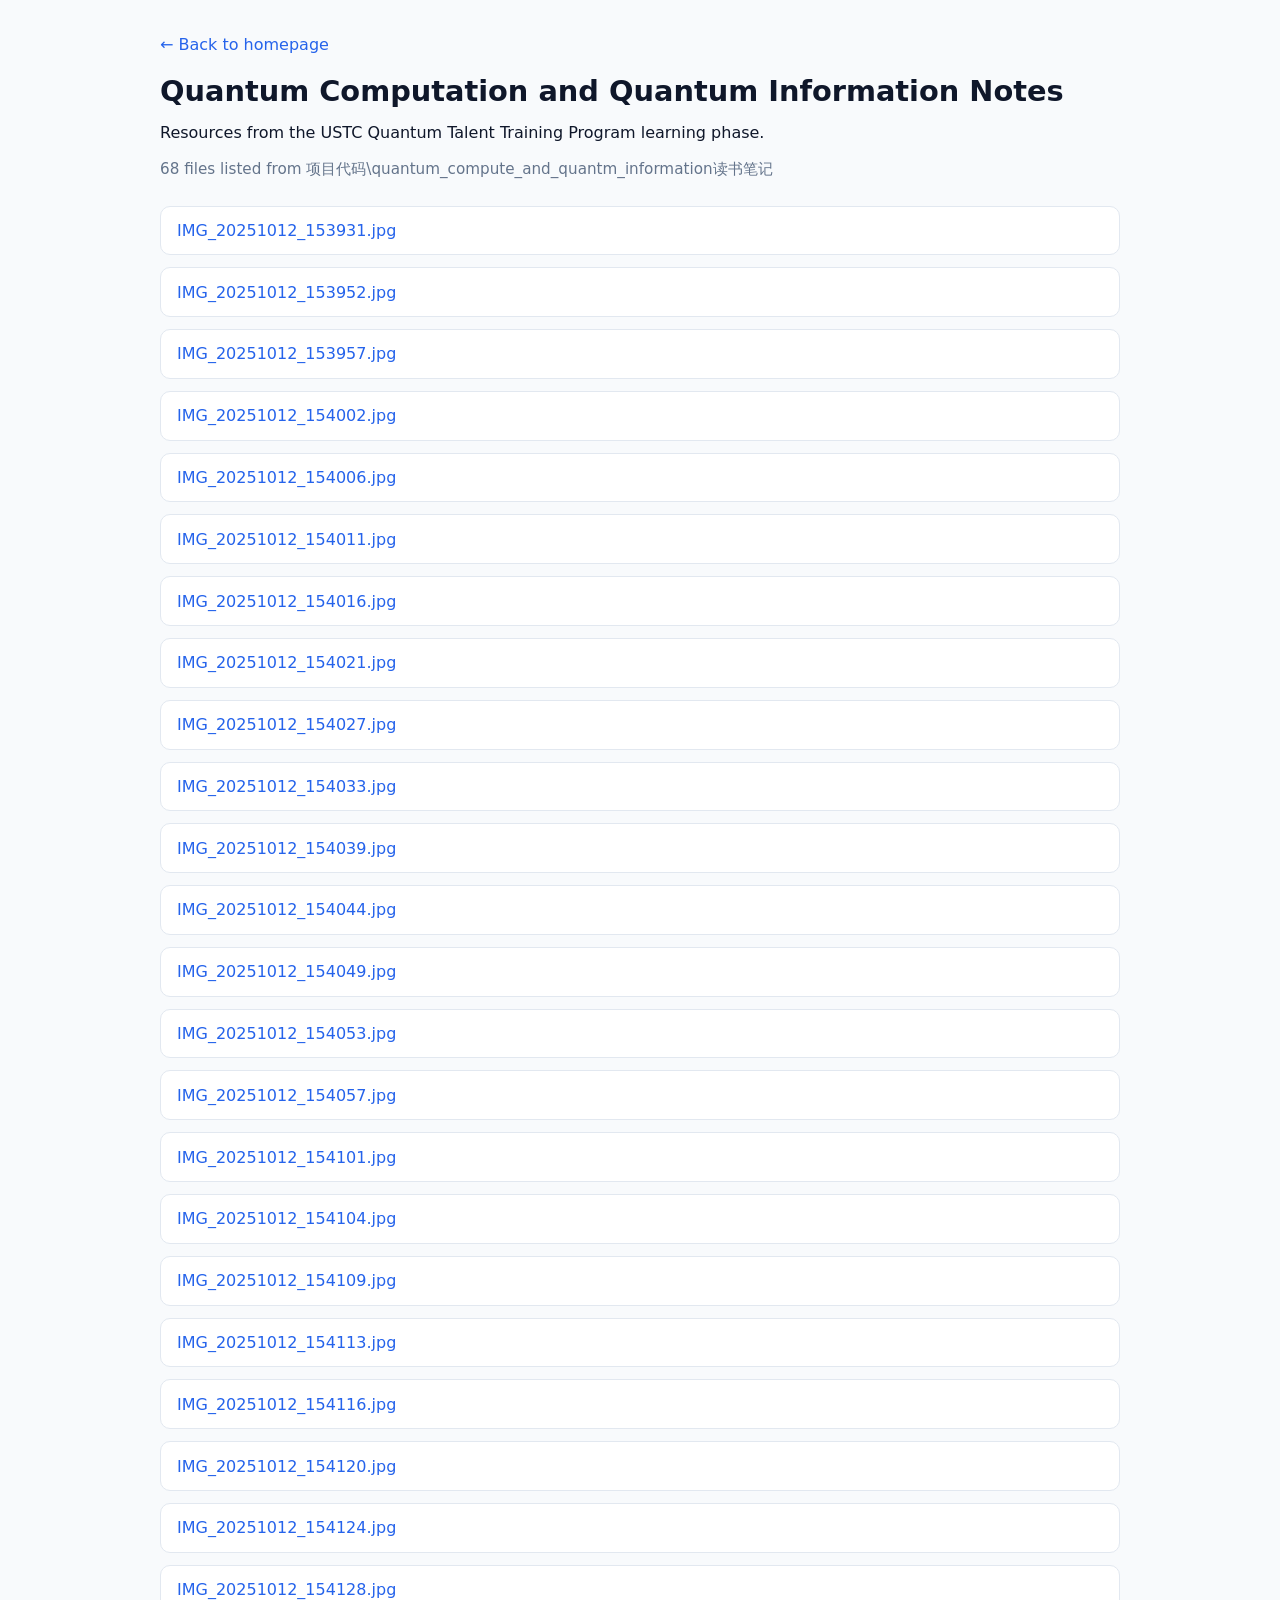
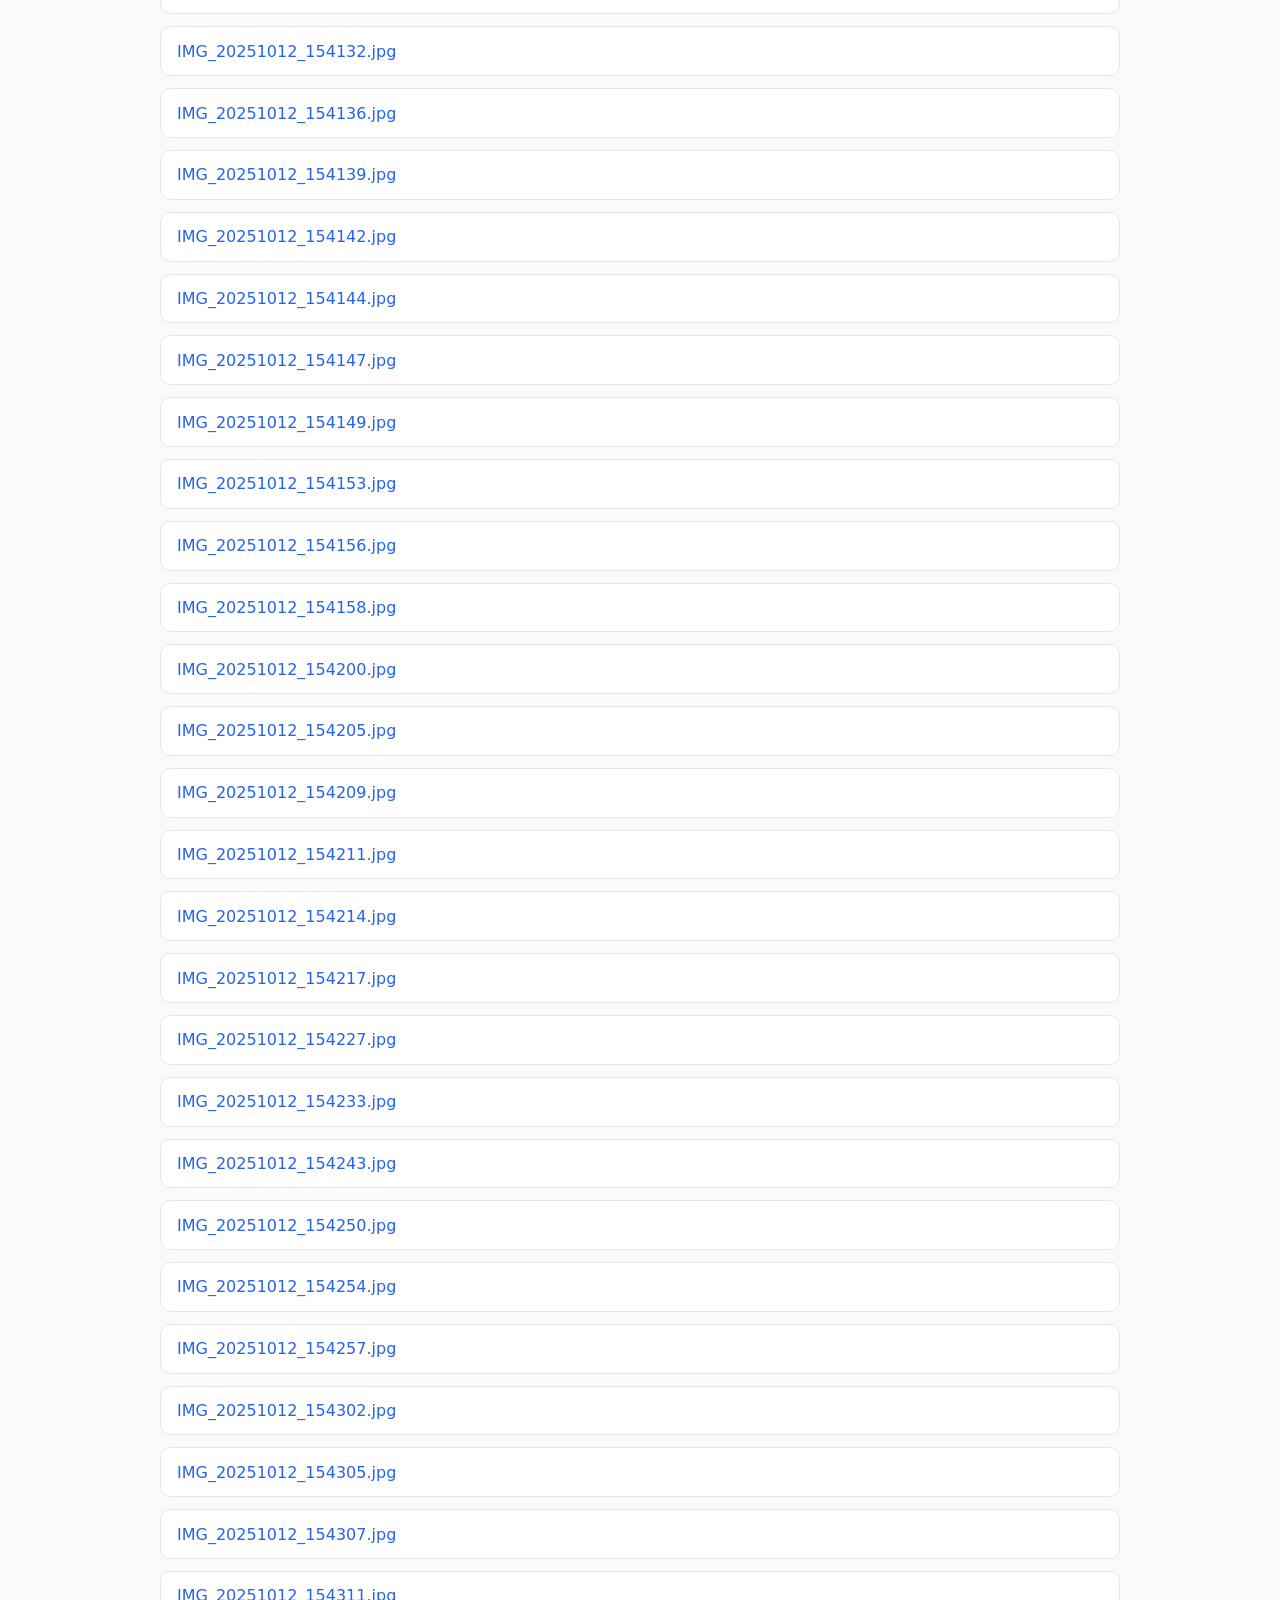
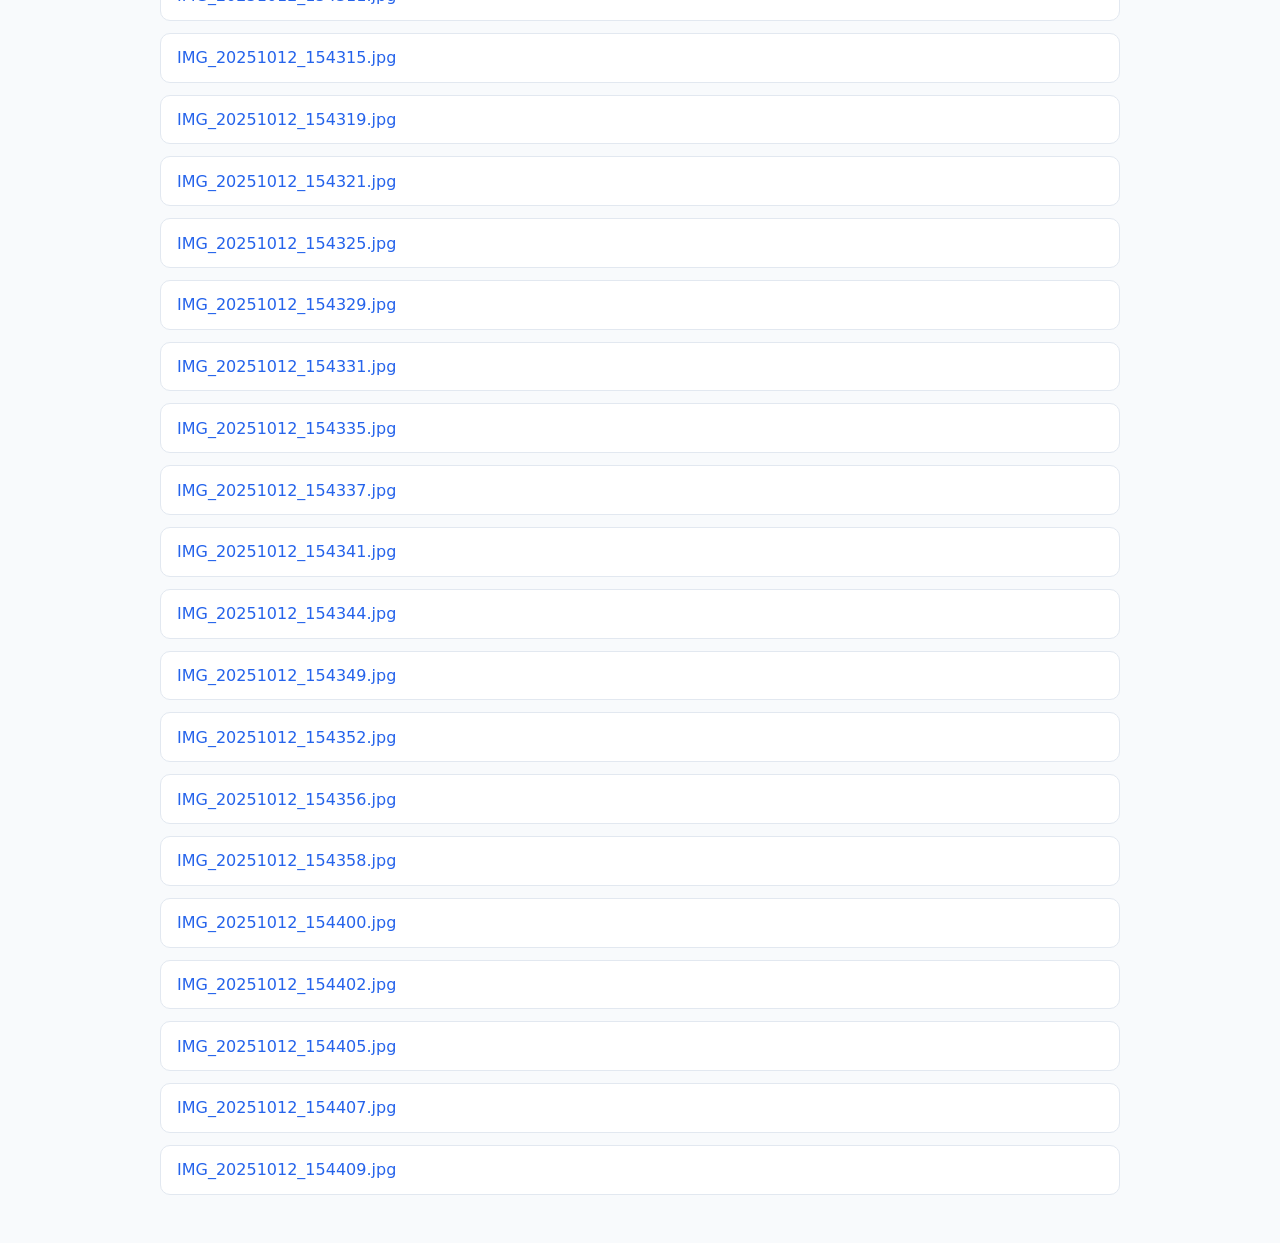
<file: downloads/ustc-book-notes.html>
<!DOCTYPE html>
<html lang="en">
<head>
    <meta charset="UTF-8">
    <meta name="viewport" content="width=device-width, initial-scale=1.0">
    <title>Quantum Computation and Quantum Information Notes | 枫林路大砍刀's Homepage</title>
    <style>
        :root { color-scheme: light dark; }
        body { margin: 0; font-family: system-ui, -apple-system, BlinkMacSystemFont, "Segoe UI", sans-serif; background: #f8fafc; color: #0f172a; }
        .page { max-width: 960px; margin: 0 auto; padding: 2rem 1.25rem 3rem; }
        .back { margin-bottom: 1rem; }
        .back a { color: #2563eb; text-decoration: none; }
        .back a:hover { text-decoration: underline; }
        h1 { margin: 0 0 0.75rem; font-size: 1.8rem; }
        p { margin: 0 0 0.75rem; line-height: 1.6; }
        .meta { color: #64748b; font-size: 0.95rem; }
        .resource-list { list-style: none; padding: 0; margin: 1.5rem 0 0; display: grid; gap: 0.75rem; }
        .resource-list a { display: block; padding: 0.9rem 1rem; background: #ffffff; border: 1px solid #e2e8f0; border-radius: 10px; color: #2563eb; text-decoration: none; word-break: break-word; }
        .resource-list a:hover { border-color: #2563eb; background: #eff6ff; }
        @media (prefers-color-scheme: dark) {
            body { background: #0f172a; color: #f1f5f9; }
            .meta { color: #94a3b8; }
            .resource-list a { background: #1e293b; border-color: #334155; color: #60a5fa; }
            .resource-list a:hover { background: rgba(59, 130, 246, 0.15); border-color: #60a5fa; }
        }
    </style>
</head>
<body>
    <main class="page">
        <p class="back"><a href="../index.html">← Back to homepage</a></p>
        <h1>Quantum Computation and Quantum Information Notes</h1>
        <p>Resources from the USTC Quantum Talent Training Program learning phase.</p>
        <p class="meta">68 files listed from 项目代码\quantum_compute_and_quantm_information读书笔记</p>
        <ul class="resource-list">
        <li><a href="../%E9%A1%B9%E7%9B%AE%E4%BB%A3%E7%A0%81/quantum_compute_and_quantm_information%E8%AF%BB%E4%B9%A6%E7%AC%94%E8%AE%B0/IMG_20251012_153931.jpg" download>IMG_20251012_153931.jpg</a></li>
        <li><a href="../%E9%A1%B9%E7%9B%AE%E4%BB%A3%E7%A0%81/quantum_compute_and_quantm_information%E8%AF%BB%E4%B9%A6%E7%AC%94%E8%AE%B0/IMG_20251012_153952.jpg" download>IMG_20251012_153952.jpg</a></li>
        <li><a href="../%E9%A1%B9%E7%9B%AE%E4%BB%A3%E7%A0%81/quantum_compute_and_quantm_information%E8%AF%BB%E4%B9%A6%E7%AC%94%E8%AE%B0/IMG_20251012_153957.jpg" download>IMG_20251012_153957.jpg</a></li>
        <li><a href="../%E9%A1%B9%E7%9B%AE%E4%BB%A3%E7%A0%81/quantum_compute_and_quantm_information%E8%AF%BB%E4%B9%A6%E7%AC%94%E8%AE%B0/IMG_20251012_154002.jpg" download>IMG_20251012_154002.jpg</a></li>
        <li><a href="../%E9%A1%B9%E7%9B%AE%E4%BB%A3%E7%A0%81/quantum_compute_and_quantm_information%E8%AF%BB%E4%B9%A6%E7%AC%94%E8%AE%B0/IMG_20251012_154006.jpg" download>IMG_20251012_154006.jpg</a></li>
        <li><a href="../%E9%A1%B9%E7%9B%AE%E4%BB%A3%E7%A0%81/quantum_compute_and_quantm_information%E8%AF%BB%E4%B9%A6%E7%AC%94%E8%AE%B0/IMG_20251012_154011.jpg" download>IMG_20251012_154011.jpg</a></li>
        <li><a href="../%E9%A1%B9%E7%9B%AE%E4%BB%A3%E7%A0%81/quantum_compute_and_quantm_information%E8%AF%BB%E4%B9%A6%E7%AC%94%E8%AE%B0/IMG_20251012_154016.jpg" download>IMG_20251012_154016.jpg</a></li>
        <li><a href="../%E9%A1%B9%E7%9B%AE%E4%BB%A3%E7%A0%81/quantum_compute_and_quantm_information%E8%AF%BB%E4%B9%A6%E7%AC%94%E8%AE%B0/IMG_20251012_154021.jpg" download>IMG_20251012_154021.jpg</a></li>
        <li><a href="../%E9%A1%B9%E7%9B%AE%E4%BB%A3%E7%A0%81/quantum_compute_and_quantm_information%E8%AF%BB%E4%B9%A6%E7%AC%94%E8%AE%B0/IMG_20251012_154027.jpg" download>IMG_20251012_154027.jpg</a></li>
        <li><a href="../%E9%A1%B9%E7%9B%AE%E4%BB%A3%E7%A0%81/quantum_compute_and_quantm_information%E8%AF%BB%E4%B9%A6%E7%AC%94%E8%AE%B0/IMG_20251012_154033.jpg" download>IMG_20251012_154033.jpg</a></li>
        <li><a href="../%E9%A1%B9%E7%9B%AE%E4%BB%A3%E7%A0%81/quantum_compute_and_quantm_information%E8%AF%BB%E4%B9%A6%E7%AC%94%E8%AE%B0/IMG_20251012_154039.jpg" download>IMG_20251012_154039.jpg</a></li>
        <li><a href="../%E9%A1%B9%E7%9B%AE%E4%BB%A3%E7%A0%81/quantum_compute_and_quantm_information%E8%AF%BB%E4%B9%A6%E7%AC%94%E8%AE%B0/IMG_20251012_154044.jpg" download>IMG_20251012_154044.jpg</a></li>
        <li><a href="../%E9%A1%B9%E7%9B%AE%E4%BB%A3%E7%A0%81/quantum_compute_and_quantm_information%E8%AF%BB%E4%B9%A6%E7%AC%94%E8%AE%B0/IMG_20251012_154049.jpg" download>IMG_20251012_154049.jpg</a></li>
        <li><a href="../%E9%A1%B9%E7%9B%AE%E4%BB%A3%E7%A0%81/quantum_compute_and_quantm_information%E8%AF%BB%E4%B9%A6%E7%AC%94%E8%AE%B0/IMG_20251012_154053.jpg" download>IMG_20251012_154053.jpg</a></li>
        <li><a href="../%E9%A1%B9%E7%9B%AE%E4%BB%A3%E7%A0%81/quantum_compute_and_quantm_information%E8%AF%BB%E4%B9%A6%E7%AC%94%E8%AE%B0/IMG_20251012_154057.jpg" download>IMG_20251012_154057.jpg</a></li>
        <li><a href="../%E9%A1%B9%E7%9B%AE%E4%BB%A3%E7%A0%81/quantum_compute_and_quantm_information%E8%AF%BB%E4%B9%A6%E7%AC%94%E8%AE%B0/IMG_20251012_154101.jpg" download>IMG_20251012_154101.jpg</a></li>
        <li><a href="../%E9%A1%B9%E7%9B%AE%E4%BB%A3%E7%A0%81/quantum_compute_and_quantm_information%E8%AF%BB%E4%B9%A6%E7%AC%94%E8%AE%B0/IMG_20251012_154104.jpg" download>IMG_20251012_154104.jpg</a></li>
        <li><a href="../%E9%A1%B9%E7%9B%AE%E4%BB%A3%E7%A0%81/quantum_compute_and_quantm_information%E8%AF%BB%E4%B9%A6%E7%AC%94%E8%AE%B0/IMG_20251012_154109.jpg" download>IMG_20251012_154109.jpg</a></li>
        <li><a href="../%E9%A1%B9%E7%9B%AE%E4%BB%A3%E7%A0%81/quantum_compute_and_quantm_information%E8%AF%BB%E4%B9%A6%E7%AC%94%E8%AE%B0/IMG_20251012_154113.jpg" download>IMG_20251012_154113.jpg</a></li>
        <li><a href="../%E9%A1%B9%E7%9B%AE%E4%BB%A3%E7%A0%81/quantum_compute_and_quantm_information%E8%AF%BB%E4%B9%A6%E7%AC%94%E8%AE%B0/IMG_20251012_154116.jpg" download>IMG_20251012_154116.jpg</a></li>
        <li><a href="../%E9%A1%B9%E7%9B%AE%E4%BB%A3%E7%A0%81/quantum_compute_and_quantm_information%E8%AF%BB%E4%B9%A6%E7%AC%94%E8%AE%B0/IMG_20251012_154120.jpg" download>IMG_20251012_154120.jpg</a></li>
        <li><a href="../%E9%A1%B9%E7%9B%AE%E4%BB%A3%E7%A0%81/quantum_compute_and_quantm_information%E8%AF%BB%E4%B9%A6%E7%AC%94%E8%AE%B0/IMG_20251012_154124.jpg" download>IMG_20251012_154124.jpg</a></li>
        <li><a href="../%E9%A1%B9%E7%9B%AE%E4%BB%A3%E7%A0%81/quantum_compute_and_quantm_information%E8%AF%BB%E4%B9%A6%E7%AC%94%E8%AE%B0/IMG_20251012_154128.jpg" download>IMG_20251012_154128.jpg</a></li>
        <li><a href="../%E9%A1%B9%E7%9B%AE%E4%BB%A3%E7%A0%81/quantum_compute_and_quantm_information%E8%AF%BB%E4%B9%A6%E7%AC%94%E8%AE%B0/IMG_20251012_154132.jpg" download>IMG_20251012_154132.jpg</a></li>
        <li><a href="../%E9%A1%B9%E7%9B%AE%E4%BB%A3%E7%A0%81/quantum_compute_and_quantm_information%E8%AF%BB%E4%B9%A6%E7%AC%94%E8%AE%B0/IMG_20251012_154136.jpg" download>IMG_20251012_154136.jpg</a></li>
        <li><a href="../%E9%A1%B9%E7%9B%AE%E4%BB%A3%E7%A0%81/quantum_compute_and_quantm_information%E8%AF%BB%E4%B9%A6%E7%AC%94%E8%AE%B0/IMG_20251012_154139.jpg" download>IMG_20251012_154139.jpg</a></li>
        <li><a href="../%E9%A1%B9%E7%9B%AE%E4%BB%A3%E7%A0%81/quantum_compute_and_quantm_information%E8%AF%BB%E4%B9%A6%E7%AC%94%E8%AE%B0/IMG_20251012_154142.jpg" download>IMG_20251012_154142.jpg</a></li>
        <li><a href="../%E9%A1%B9%E7%9B%AE%E4%BB%A3%E7%A0%81/quantum_compute_and_quantm_information%E8%AF%BB%E4%B9%A6%E7%AC%94%E8%AE%B0/IMG_20251012_154144.jpg" download>IMG_20251012_154144.jpg</a></li>
        <li><a href="../%E9%A1%B9%E7%9B%AE%E4%BB%A3%E7%A0%81/quantum_compute_and_quantm_information%E8%AF%BB%E4%B9%A6%E7%AC%94%E8%AE%B0/IMG_20251012_154147.jpg" download>IMG_20251012_154147.jpg</a></li>
        <li><a href="../%E9%A1%B9%E7%9B%AE%E4%BB%A3%E7%A0%81/quantum_compute_and_quantm_information%E8%AF%BB%E4%B9%A6%E7%AC%94%E8%AE%B0/IMG_20251012_154149.jpg" download>IMG_20251012_154149.jpg</a></li>
        <li><a href="../%E9%A1%B9%E7%9B%AE%E4%BB%A3%E7%A0%81/quantum_compute_and_quantm_information%E8%AF%BB%E4%B9%A6%E7%AC%94%E8%AE%B0/IMG_20251012_154153.jpg" download>IMG_20251012_154153.jpg</a></li>
        <li><a href="../%E9%A1%B9%E7%9B%AE%E4%BB%A3%E7%A0%81/quantum_compute_and_quantm_information%E8%AF%BB%E4%B9%A6%E7%AC%94%E8%AE%B0/IMG_20251012_154156.jpg" download>IMG_20251012_154156.jpg</a></li>
        <li><a href="../%E9%A1%B9%E7%9B%AE%E4%BB%A3%E7%A0%81/quantum_compute_and_quantm_information%E8%AF%BB%E4%B9%A6%E7%AC%94%E8%AE%B0/IMG_20251012_154158.jpg" download>IMG_20251012_154158.jpg</a></li>
        <li><a href="../%E9%A1%B9%E7%9B%AE%E4%BB%A3%E7%A0%81/quantum_compute_and_quantm_information%E8%AF%BB%E4%B9%A6%E7%AC%94%E8%AE%B0/IMG_20251012_154200.jpg" download>IMG_20251012_154200.jpg</a></li>
        <li><a href="../%E9%A1%B9%E7%9B%AE%E4%BB%A3%E7%A0%81/quantum_compute_and_quantm_information%E8%AF%BB%E4%B9%A6%E7%AC%94%E8%AE%B0/IMG_20251012_154205.jpg" download>IMG_20251012_154205.jpg</a></li>
        <li><a href="../%E9%A1%B9%E7%9B%AE%E4%BB%A3%E7%A0%81/quantum_compute_and_quantm_information%E8%AF%BB%E4%B9%A6%E7%AC%94%E8%AE%B0/IMG_20251012_154209.jpg" download>IMG_20251012_154209.jpg</a></li>
        <li><a href="../%E9%A1%B9%E7%9B%AE%E4%BB%A3%E7%A0%81/quantum_compute_and_quantm_information%E8%AF%BB%E4%B9%A6%E7%AC%94%E8%AE%B0/IMG_20251012_154211.jpg" download>IMG_20251012_154211.jpg</a></li>
        <li><a href="../%E9%A1%B9%E7%9B%AE%E4%BB%A3%E7%A0%81/quantum_compute_and_quantm_information%E8%AF%BB%E4%B9%A6%E7%AC%94%E8%AE%B0/IMG_20251012_154214.jpg" download>IMG_20251012_154214.jpg</a></li>
        <li><a href="../%E9%A1%B9%E7%9B%AE%E4%BB%A3%E7%A0%81/quantum_compute_and_quantm_information%E8%AF%BB%E4%B9%A6%E7%AC%94%E8%AE%B0/IMG_20251012_154217.jpg" download>IMG_20251012_154217.jpg</a></li>
        <li><a href="../%E9%A1%B9%E7%9B%AE%E4%BB%A3%E7%A0%81/quantum_compute_and_quantm_information%E8%AF%BB%E4%B9%A6%E7%AC%94%E8%AE%B0/IMG_20251012_154227.jpg" download>IMG_20251012_154227.jpg</a></li>
        <li><a href="../%E9%A1%B9%E7%9B%AE%E4%BB%A3%E7%A0%81/quantum_compute_and_quantm_information%E8%AF%BB%E4%B9%A6%E7%AC%94%E8%AE%B0/IMG_20251012_154233.jpg" download>IMG_20251012_154233.jpg</a></li>
        <li><a href="../%E9%A1%B9%E7%9B%AE%E4%BB%A3%E7%A0%81/quantum_compute_and_quantm_information%E8%AF%BB%E4%B9%A6%E7%AC%94%E8%AE%B0/IMG_20251012_154243.jpg" download>IMG_20251012_154243.jpg</a></li>
        <li><a href="../%E9%A1%B9%E7%9B%AE%E4%BB%A3%E7%A0%81/quantum_compute_and_quantm_information%E8%AF%BB%E4%B9%A6%E7%AC%94%E8%AE%B0/IMG_20251012_154250.jpg" download>IMG_20251012_154250.jpg</a></li>
        <li><a href="../%E9%A1%B9%E7%9B%AE%E4%BB%A3%E7%A0%81/quantum_compute_and_quantm_information%E8%AF%BB%E4%B9%A6%E7%AC%94%E8%AE%B0/IMG_20251012_154254.jpg" download>IMG_20251012_154254.jpg</a></li>
        <li><a href="../%E9%A1%B9%E7%9B%AE%E4%BB%A3%E7%A0%81/quantum_compute_and_quantm_information%E8%AF%BB%E4%B9%A6%E7%AC%94%E8%AE%B0/IMG_20251012_154257.jpg" download>IMG_20251012_154257.jpg</a></li>
        <li><a href="../%E9%A1%B9%E7%9B%AE%E4%BB%A3%E7%A0%81/quantum_compute_and_quantm_information%E8%AF%BB%E4%B9%A6%E7%AC%94%E8%AE%B0/IMG_20251012_154302.jpg" download>IMG_20251012_154302.jpg</a></li>
        <li><a href="../%E9%A1%B9%E7%9B%AE%E4%BB%A3%E7%A0%81/quantum_compute_and_quantm_information%E8%AF%BB%E4%B9%A6%E7%AC%94%E8%AE%B0/IMG_20251012_154305.jpg" download>IMG_20251012_154305.jpg</a></li>
        <li><a href="../%E9%A1%B9%E7%9B%AE%E4%BB%A3%E7%A0%81/quantum_compute_and_quantm_information%E8%AF%BB%E4%B9%A6%E7%AC%94%E8%AE%B0/IMG_20251012_154307.jpg" download>IMG_20251012_154307.jpg</a></li>
        <li><a href="../%E9%A1%B9%E7%9B%AE%E4%BB%A3%E7%A0%81/quantum_compute_and_quantm_information%E8%AF%BB%E4%B9%A6%E7%AC%94%E8%AE%B0/IMG_20251012_154311.jpg" download>IMG_20251012_154311.jpg</a></li>
        <li><a href="../%E9%A1%B9%E7%9B%AE%E4%BB%A3%E7%A0%81/quantum_compute_and_quantm_information%E8%AF%BB%E4%B9%A6%E7%AC%94%E8%AE%B0/IMG_20251012_154315.jpg" download>IMG_20251012_154315.jpg</a></li>
        <li><a href="../%E9%A1%B9%E7%9B%AE%E4%BB%A3%E7%A0%81/quantum_compute_and_quantm_information%E8%AF%BB%E4%B9%A6%E7%AC%94%E8%AE%B0/IMG_20251012_154319.jpg" download>IMG_20251012_154319.jpg</a></li>
        <li><a href="../%E9%A1%B9%E7%9B%AE%E4%BB%A3%E7%A0%81/quantum_compute_and_quantm_information%E8%AF%BB%E4%B9%A6%E7%AC%94%E8%AE%B0/IMG_20251012_154321.jpg" download>IMG_20251012_154321.jpg</a></li>
        <li><a href="../%E9%A1%B9%E7%9B%AE%E4%BB%A3%E7%A0%81/quantum_compute_and_quantm_information%E8%AF%BB%E4%B9%A6%E7%AC%94%E8%AE%B0/IMG_20251012_154325.jpg" download>IMG_20251012_154325.jpg</a></li>
        <li><a href="../%E9%A1%B9%E7%9B%AE%E4%BB%A3%E7%A0%81/quantum_compute_and_quantm_information%E8%AF%BB%E4%B9%A6%E7%AC%94%E8%AE%B0/IMG_20251012_154329.jpg" download>IMG_20251012_154329.jpg</a></li>
        <li><a href="../%E9%A1%B9%E7%9B%AE%E4%BB%A3%E7%A0%81/quantum_compute_and_quantm_information%E8%AF%BB%E4%B9%A6%E7%AC%94%E8%AE%B0/IMG_20251012_154331.jpg" download>IMG_20251012_154331.jpg</a></li>
        <li><a href="../%E9%A1%B9%E7%9B%AE%E4%BB%A3%E7%A0%81/quantum_compute_and_quantm_information%E8%AF%BB%E4%B9%A6%E7%AC%94%E8%AE%B0/IMG_20251012_154335.jpg" download>IMG_20251012_154335.jpg</a></li>
        <li><a href="../%E9%A1%B9%E7%9B%AE%E4%BB%A3%E7%A0%81/quantum_compute_and_quantm_information%E8%AF%BB%E4%B9%A6%E7%AC%94%E8%AE%B0/IMG_20251012_154337.jpg" download>IMG_20251012_154337.jpg</a></li>
        <li><a href="../%E9%A1%B9%E7%9B%AE%E4%BB%A3%E7%A0%81/quantum_compute_and_quantm_information%E8%AF%BB%E4%B9%A6%E7%AC%94%E8%AE%B0/IMG_20251012_154341.jpg" download>IMG_20251012_154341.jpg</a></li>
        <li><a href="../%E9%A1%B9%E7%9B%AE%E4%BB%A3%E7%A0%81/quantum_compute_and_quantm_information%E8%AF%BB%E4%B9%A6%E7%AC%94%E8%AE%B0/IMG_20251012_154344.jpg" download>IMG_20251012_154344.jpg</a></li>
        <li><a href="../%E9%A1%B9%E7%9B%AE%E4%BB%A3%E7%A0%81/quantum_compute_and_quantm_information%E8%AF%BB%E4%B9%A6%E7%AC%94%E8%AE%B0/IMG_20251012_154349.jpg" download>IMG_20251012_154349.jpg</a></li>
        <li><a href="../%E9%A1%B9%E7%9B%AE%E4%BB%A3%E7%A0%81/quantum_compute_and_quantm_information%E8%AF%BB%E4%B9%A6%E7%AC%94%E8%AE%B0/IMG_20251012_154352.jpg" download>IMG_20251012_154352.jpg</a></li>
        <li><a href="../%E9%A1%B9%E7%9B%AE%E4%BB%A3%E7%A0%81/quantum_compute_and_quantm_information%E8%AF%BB%E4%B9%A6%E7%AC%94%E8%AE%B0/IMG_20251012_154356.jpg" download>IMG_20251012_154356.jpg</a></li>
        <li><a href="../%E9%A1%B9%E7%9B%AE%E4%BB%A3%E7%A0%81/quantum_compute_and_quantm_information%E8%AF%BB%E4%B9%A6%E7%AC%94%E8%AE%B0/IMG_20251012_154358.jpg" download>IMG_20251012_154358.jpg</a></li>
        <li><a href="../%E9%A1%B9%E7%9B%AE%E4%BB%A3%E7%A0%81/quantum_compute_and_quantm_information%E8%AF%BB%E4%B9%A6%E7%AC%94%E8%AE%B0/IMG_20251012_154400.jpg" download>IMG_20251012_154400.jpg</a></li>
        <li><a href="../%E9%A1%B9%E7%9B%AE%E4%BB%A3%E7%A0%81/quantum_compute_and_quantm_information%E8%AF%BB%E4%B9%A6%E7%AC%94%E8%AE%B0/IMG_20251012_154402.jpg" download>IMG_20251012_154402.jpg</a></li>
        <li><a href="../%E9%A1%B9%E7%9B%AE%E4%BB%A3%E7%A0%81/quantum_compute_and_quantm_information%E8%AF%BB%E4%B9%A6%E7%AC%94%E8%AE%B0/IMG_20251012_154405.jpg" download>IMG_20251012_154405.jpg</a></li>
        <li><a href="../%E9%A1%B9%E7%9B%AE%E4%BB%A3%E7%A0%81/quantum_compute_and_quantm_information%E8%AF%BB%E4%B9%A6%E7%AC%94%E8%AE%B0/IMG_20251012_154407.jpg" download>IMG_20251012_154407.jpg</a></li>
        <li><a href="../%E9%A1%B9%E7%9B%AE%E4%BB%A3%E7%A0%81/quantum_compute_and_quantm_information%E8%AF%BB%E4%B9%A6%E7%AC%94%E8%AE%B0/IMG_20251012_154409.jpg" download>IMG_20251012_154409.jpg</a></li>
        </ul>
    </main>
</body>
</html>
</file>
<file: styles.css>
/* ============================================
   Tinghe Zhang — Pro Academic Homepage
   Light / Dark theme
   ============================================ */

*,
*::before,
*::after {
    box-sizing: border-box;
    margin: 0;
    padding: 0;
}

:root {
    --font-sans: system-ui, -apple-system, BlinkMacSystemFont, "Segoe UI", sans-serif;
    --font-mono: ui-monospace, SFMono-Regular, Menlo, Monaco, Consolas, monospace;

    --bg: #f8fafc;
    --surface: #ffffff;
    --border: #e2e8f0;
    --text: #0f172a;
    --muted: #64748b;
    --accent: #2563eb;
    --accent-bg: #eff6ff;

    --nav-h: 64px;
    --max-w: 900px;
    --nav-max-w: 1200px;
    --radius: 12px;
    --radius-sm: 8px;
    --ease: 0.2s ease;
    --shadow-sm: 0 1px 3px rgba(0, 0, 0, 0.05);
    --shadow-nav: 0 1px 4px rgba(0, 0, 0, 0.06);
    --space-section: 3.5rem;
    --space-block: 1.5rem;
}

[data-theme="dark"] {
    --bg: #0f172a;
    --surface: #1e293b;
    --border: #334155;
    --text: #f1f5f9;
    --muted: #94a3b8;
    --accent: #60a5fa;
    --accent-bg: rgba(59, 130, 246, 0.15);
    --shadow-sm: 0 1px 2px rgba(0, 0, 0, 0.2);
    --shadow-nav: 0 1px 3px rgba(0, 0, 0, 0.25);
}

html {
    scroll-behavior: smooth;
}

body {
    font-family: var(--font-sans);
    background: var(--bg);
    color: var(--text);
    line-height: 1.65;
    -webkit-font-smoothing: antialiased;
    min-height: 100vh;
    transition: background-color 0.25s ease, color 0.25s ease;
}

a {
    color: var(--accent);
    text-decoration: none;
    transition: color var(--ease);
}
a:hover {
    text-decoration: underline;
}
a:focus-visible {
    outline: 2px solid var(--accent);
    outline-offset: 2px;
}

/* ----- Nav: full-width bar, single row ----- */
.site-nav {
    position: fixed;
    top: 0;
    left: 0;
    right: 0;
    height: var(--nav-h);
    background: var(--surface);
    border-bottom: 1px solid var(--border);
    box-shadow: var(--shadow-nav);
    z-index: 1000;
}

.nav-inner {
    max-width: var(--nav-max-w);
    margin: 0 auto;
    padding: 0 2.5rem;
    height: 100%;
    display: flex;
    align-items: center;
    justify-content: space-between;
    gap: 2rem;
}

.nav-brand {
    font-weight: 600;
    font-size: 1.1rem;
    color: var(--text);
    letter-spacing: 0.02em;
    transition: color var(--ease);
    white-space: nowrap;
}
.nav-brand:hover {
    text-decoration: none;
    color: var(--accent);
}
.nav-brand:focus-visible {
    outline: 2px solid var(--accent);
    outline-offset: 2px;
}

.nav-links {
    display: flex;
    flex-wrap: nowrap;
    align-items: center;
    gap: 0.25rem 2rem;
    list-style: none;
    font-size: 0.9rem;
}

.nav-link {
    color: var(--muted);
    padding: 0.5rem 0.4rem;
    border-radius: var(--radius-sm);
    transition: color var(--ease), background var(--ease);
    white-space: nowrap;
}
.nav-link:hover,
.nav-link.active {
    color: var(--accent);
    text-decoration: none;
}
.nav-link:hover {
    background: var(--accent-bg);
}
.nav-link:focus-visible {
    outline: 2px solid var(--accent);
    outline-offset: 2px;
}

.theme-toggle {
    padding: 0.45rem 0.9rem;
    font-size: 0.85rem;
    font-weight: 500;
    color: var(--muted);
    background: var(--bg);
    border: 1px solid var(--border);
    border-radius: var(--radius-sm);
    cursor: pointer;
    transition: color var(--ease), border-color var(--ease), background var(--ease);
    white-space: nowrap;
}
.theme-toggle:hover {
    color: var(--accent);
    border-color: var(--accent);
    background: var(--accent-bg);
}
.theme-toggle:focus-visible {
    outline: 2px solid var(--accent);
    outline-offset: 2px;
}

/* ----- Page: wider content, more air ----- */
.page {
    max-width: var(--max-w);
    margin: 0 auto;
    padding: calc(var(--nav-h) + 2.5rem) 2rem 4rem;
}

/* ----- Hero ----- */
.hero {
    margin-bottom: var(--space-section);
    padding-bottom: 2.5rem;
    border-bottom: 1px solid var(--border);
}

.hero-inner {
    display: grid;
    grid-template-columns: 1fr auto;
    gap: 2.5rem;
    align-items: start;
}

.hero-name {
    font-size: 2.1rem;
    font-weight: 700;
    letter-spacing: 0.02em;
    margin-bottom: 0.5rem;
    line-height: 1.2;
}

.hero-alias {
    font-size: 0.95rem;
    color: var(--muted);
    margin-bottom: 0.5rem;
}

.hero-tagline {
    font-size: 1.05rem;
    color: var(--muted);
    margin-bottom: 1rem;
    min-height: 1.6em;
}

.hero-info {
    font-size: 0.9rem;
    display: grid;
    gap: 0.35rem 1.5rem;
    grid-template-columns: auto 1fr;
}
.hero-info dt {
    color: var(--muted);
    font-weight: 500;
}
.hero-info dd {
    margin: 0;
}

.hero-photo-wrap {
    width: 100%;
    max-width: 165px;
    border-radius: var(--radius);
    overflow: hidden;
    border: 1px solid var(--border);
    background: var(--surface);
    box-shadow: var(--shadow-sm);
    transition: border-color var(--ease), box-shadow var(--ease);
    justify-self: end;
    margin-top: 0.35rem;
}
.hero-photo-wrap:hover {
    border-color: var(--accent);
    box-shadow: 0 4px 12px rgba(37, 99, 235, 0.1);
}
[data-theme="dark"] .hero-photo-wrap:hover {
    box-shadow: 0 4px 16px rgba(0, 0, 0, 0.35);
}

.hero-photo-img {
    display: block;
    max-width: 100%;
    width: auto;
    height: auto;
    object-fit: contain;
    vertical-align: middle;
}

/* ----- Blocks ----- */
.block {
    margin-bottom: var(--space-section);
}

.block-title {
    font-size: 1.25rem;
    font-weight: 600;
    letter-spacing: 0.02em;
    color: var(--text);
    margin-bottom: 1.25rem;
    padding-bottom: 0.6rem;
    border-bottom: 2px solid var(--border);
}

.competition-group {
    margin-bottom: 2rem;
}

.competition-group:last-child {
    margin-bottom: 0;
}

.group-title {
    font-size: 1rem;
    font-weight: 600;
    color: var(--accent);
    margin-bottom: 0.5rem;
    letter-spacing: 0.02em;
}

.competition-group .entry:last-of-type {
    border-bottom: none;
}

/* ----- Entry ----- */
.entry {
    padding: 1.25rem 0;
    border-bottom: 1px solid var(--border);
    transition: background var(--ease);
    margin: 0 -0.75rem;
    padding-left: 0.75rem;
    padding-right: 0.75rem;
    border-radius: var(--radius-sm);
}
.entry:hover {
    background: var(--accent-bg);
}
.entry:last-child {
    border-bottom: none;
}

.entry-head {
    display: flex;
    flex-wrap: wrap;
    align-items: baseline;
    justify-content: space-between;
    gap: 0.5rem;
    margin-bottom: 0.5rem;
}

.entry-title {
    font-size: 1.02rem;
    font-weight: 600;
    color: var(--text);
    line-height: 1.4;
}

.entry-date {
    font-size: 0.8rem;
    color: var(--muted);
    white-space: nowrap;
}

.entry-badge {
    font-size: 0.72rem;
    padding: 0.2rem 0.55rem;
    border-radius: 4px;
    background: var(--accent-bg);
    color: var(--accent);
    font-weight: 500;
    letter-spacing: 0.02em;
}
.entry-badge-active {
    background: rgba(34, 197, 94, 0.12);
    color: #16a34a;
}
[data-theme="dark"] .entry-badge-active {
    color: #4ade80;
}

.entry-org,
.entry-desc {
    font-size: 0.925rem;
    color: var(--muted);
    margin-bottom: 0.35rem;
    line-height: 1.55;
}

.entry-note {
    margin-top: 0.9rem;
    padding: 0.7rem 0.9rem;
    font-size: 0.84rem;
    color: #c2410c;
    background: #fff7ed;
    border-left: 4px solid #f59e0b;
    border-radius: var(--radius-sm);
    font-style: italic;
    font-weight: 600;
}

[data-theme="dark"] .entry-note {
    color: #fdba74;
    background: rgba(249, 115, 22, 0.14);
    border-left-color: #fb923c;
}

.entry-meta {
    font-size: 0.8rem;
    color: var(--muted);
}

.entry-desc.placeholder {
    color: var(--muted);
    font-style: italic;
}

.entry-figure {
    margin-top: 1rem;
    max-width: 100%;
    overflow: hidden;
}

.entry-figure img {
    display: block;
    width: 100%;
    max-width: 100%;
    height: auto;
    object-fit: contain;
    border: 1px solid var(--border);
    border-radius: var(--radius-sm);
    box-shadow: var(--shadow-sm);
    background: var(--surface);
}

.entry-links {
    display: flex;
    flex-wrap: wrap;
    gap: 0.5rem;
    margin-top: 0.9rem;
}

/* ----- Paper ----- */
.paper {
    padding: 1.5rem 0;
    border-bottom: 1px solid var(--border);
    margin: 0 -0.75rem;
    padding-left: 0.75rem;
    padding-right: 0.75rem;
    border-radius: var(--radius-sm);
    transition: background var(--ease);
}
.paper:hover {
    background: var(--accent-bg);
}
.paper:last-child {
    border-bottom: none;
}

.paper-title {
    font-size: 1rem;
    font-weight: 600;
    margin-bottom: 0.5rem;
    line-height: 1.45;
    color: var(--text);
}

.paper-authors {
    font-size: 0.875rem;
    color: var(--muted);
    margin-bottom: 0.3rem;
    line-height: 1.5;
}

.paper-venue {
    font-size: 0.825rem;
    color: var(--muted);
    margin-bottom: 0.75rem;
}

.paper-figures {
    display: flex;
    flex-wrap: wrap;
    gap: 0.75rem;
    margin-bottom: 0.75rem;
}
.paper-figures img {
    display: block;
    max-width: 100%;
    height: auto;
    border-radius: var(--radius-sm);
    border: 1px solid var(--border);
    box-shadow: var(--shadow-sm);
}

.paper-links {
    display: flex;
    flex-wrap: wrap;
    gap: 0.5rem;
}

.btn {
    display: inline-flex;
    align-items: center;
    gap: 0.45rem;
    padding: 0.5rem 0.9rem;
    font-size: 0.82rem;
    font-weight: 700;
    letter-spacing: 0.01em;
    color: #9a3412;
    background: linear-gradient(135deg, #fff7ed, #fdba74);
    border: none;
    border-radius: 999px;
    box-shadow: 0 8px 18px rgba(249, 115, 22, 0.16);
    transition: border-color var(--ease), background var(--ease), color var(--ease), transform var(--ease), box-shadow var(--ease);
}
.btn::before {
    content: "↓";
    font-size: 0.9em;
    line-height: 1;
}
.btn:hover {
    text-decoration: none;
    background: linear-gradient(135deg, #ffedd5, #fb923c);
    color: #7c2d12;
    transform: translateY(-2px) scale(1.01);
    box-shadow: 0 12px 22px rgba(234, 88, 12, 0.2);
}
.btn:focus-visible {
    outline: 2px solid var(--accent);
    outline-offset: 2px;
}

/* ----- Contact ----- */
.contact-grid {
    display: grid;
    grid-template-columns: repeat(auto-fit, minmax(200px, 1fr));
    gap: 1rem;
}

.contact-card {
    display: block;
    padding: 1.2rem 1.25rem;
    background: var(--surface);
    border: 1px solid var(--border);
    border-radius: var(--radius);
    box-shadow: var(--shadow-sm);
    transition: border-color var(--ease), background var(--ease), transform var(--ease), box-shadow var(--ease);
}
.contact-card:hover {
    border-color: var(--accent);
    background: var(--accent-bg);
    text-decoration: none;
    transform: translateY(-1px);
    box-shadow: 0 2px 8px rgba(37, 99, 235, 0.1);
}
[data-theme="dark"] .contact-card:hover {
    box-shadow: 0 2px 12px rgba(0, 0, 0, 0.25);
}
@media (prefers-reduced-motion: reduce) {
    .contact-card:hover {
        transform: none;
    }
}
.contact-card:focus-visible {
    outline: 2px solid var(--accent);
    outline-offset: 2px;
}

.contact-label {
    display: block;
    font-size: 0.75rem;
    color: var(--muted);
    text-transform: uppercase;
    letter-spacing: 0.05em;
    margin-bottom: 0.3rem;
}

.contact-value {
    font-size: 0.95rem;
    color: var(--text);
    font-weight: 500;
}

/* ----- Footer ----- */
.site-footer {
    margin-top: 3rem;
    padding: 2rem 2rem;
    border-top: 1px solid var(--border);
    font-size: 0.9rem;
    color: var(--muted);
    background: var(--surface);
}

.footer-inner {
    max-width: var(--nav-max-w);
    margin: 0 auto;
    display: flex;
    flex-wrap: wrap;
    align-items: center;
    justify-content: space-between;
    gap: 1rem;
}

.footer-links {
    display: flex;
    gap: 1.25rem;
}
.footer-links a {
    color: var(--muted);
    transition: color var(--ease);
}
.footer-links a:hover {
    color: var(--accent);
}

/* ----- Responsive ----- */
@media (max-width: 900px) {
    .nav-inner {
        padding: 0 1.5rem;
        gap: 1rem;
    }
    .nav-links {
        flex-wrap: wrap;
        gap: 0.25rem 1rem;
    }
}

@media (max-width: 640px) {
    .nav-inner {
        padding: 0 1.25rem;
    }
    .nav-links {
        display: none;
    }

    .page {
        padding-left: 1.25rem;
        padding-right: 1.25rem;
        padding-bottom: 3rem;
    }

    .hero {
        margin-bottom: 2.5rem;
        padding-bottom: 2rem;
    }
    .hero-inner {
        grid-template-columns: 1fr;
        gap: 1.5rem;
    }
    .hero-name {
        font-size: 1.75rem;
    }
    .hero-photo-wrap {
        max-width: 135px;
        margin-top: 0;
    }

    .block {
        margin-bottom: 2.5rem;
    }
    .block-title {
        font-size: 1.15rem;
        margin-bottom: 1rem;
    }
}
</file>
